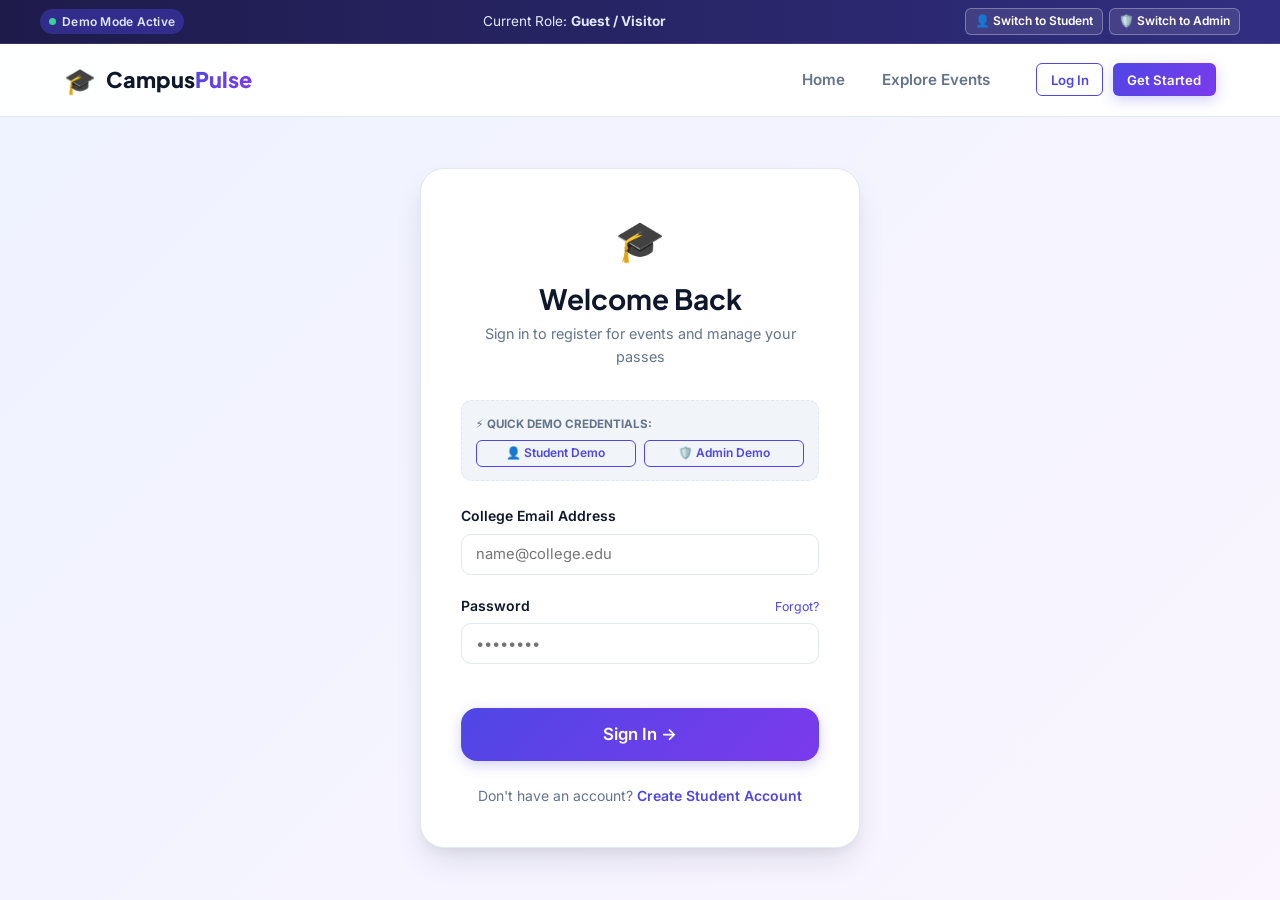
<file: html/admin-dashboard.html>
<!DOCTYPE html>
<html lang="en">
<head>
  <meta charset="UTF-8" />
  <meta name="viewport" content="width=device-width, initial-scale=1.0" />
  <title>Admin Dashboard | CampusPulse</title>
  <link rel="stylesheet" href="../css/style.css" />
  <link rel="stylesheet" href="../css/components.css" />
  <link rel="stylesheet" href="../css/dashboard.css" />
</head>
<body class="dashboard-page">

  <!-- Top Demo Bar -->
  <div class="demo-role-banner" id="demo-role-banner"></div>

  <!-- Navbar -->
  <header class="site-navbar" id="main-navbar"></header>

  <!-- Dashboard Layout -->
  <div class="dashboard-layout">
    
    <!-- Left Admin Sidebar -->
    <aside class="dashboard-sidebar">
      <div class="sidebar-user-card" id="sidebar-user-card">
        <!-- Rendered by js/admin-dashboard.js -->
      </div>

      <ul class="sidebar-menu">
        <li class="sidebar-menu-title">Admin Management</li>
        <li>
          <a href="admin-dashboard.html" class="sidebar-link active">
            <span class="sidebar-icon">📊</span> Overview & Stats
          </a>
        </li>
        <li>
          <a href="create-event.html" class="sidebar-link">
            <span class="sidebar-icon">➕</span> Create New Event
          </a>
        </li>
        <li>
          <a href="registrations.html" class="sidebar-link">
            <span class="sidebar-icon">👥</span> Student Registrations
          </a>
        </li>

        <li class="sidebar-menu-title" style="margin-top: 1rem;">Public Navigation</li>
        <li>
          <a href="events.html" class="sidebar-link">
            <span class="sidebar-icon">🔍</span> Explore Live Events
          </a>
        </li>
        <li>
          <a href="profile.html" class="sidebar-link">
            <span class="sidebar-icon">👤</span> Admin Profile
          </a>
        </li>
      </ul>

      <div class="sidebar-footer">
        <button class="btn btn-outline-danger btn-block btn-sm" onclick="window.auth.logout()">
          🚪 Sign Out
        </button>
      </div>
    </aside>

    <!-- Main Content Area -->
    <main class="dashboard-main">
      
      <div class="dashboard-header">
        <div class="dashboard-title">
          <h1>Admin Control Center</h1>
          <p class="text-muted">Oversee college events, seat capacities, attendee registrations, and campus engagement.</p>
        </div>
        <div class="dashboard-actions">
          <a href="create-event.html" class="btn btn-primary btn-sm">
            ➕ Add New Event
          </a>
          <a href="registrations.html" class="btn btn-outline-primary btn-sm">
            👥 View All Registrations
          </a>
        </div>
      </div>

      <!-- KPI Stat Cards -->
      <div class="stats-grid">
        <div class="stat-card">
          <div class="stat-content">
            <span class="stat-label">Total Events</span>
            <div class="stat-value" id="admin-stat-events">0</div>
            <span class="stat-sub">Across all categories</span>
          </div>
          <div class="stat-icon-wrap">📅</div>
        </div>

        <div class="stat-card stat-purple">
          <div class="stat-content">
            <span class="stat-label">Total Registrations</span>
            <div class="stat-value" id="admin-stat-registrations">0</div>
            <span class="stat-sub">Digital tickets issued</span>
          </div>
          <div class="stat-icon-wrap">🎟️</div>
        </div>

        <div class="stat-card stat-cyan">
          <div class="stat-content">
            <span class="stat-label">Active Students</span>
            <div class="stat-value" id="admin-stat-students">0</div>
            <span class="stat-sub">Registered student accounts</span>
          </div>
          <div class="stat-icon-wrap">🎓</div>
        </div>

        <div class="stat-card stat-emerald">
          <div class="stat-content">
            <span class="stat-label">Upcoming Events</span>
            <div class="stat-value" id="admin-stat-upcoming">0</div>
            <span class="stat-sub">Scheduled on calendar</span>
          </div>
          <div class="stat-icon-wrap">🚀</div>
        </div>
      </div>

      <!-- Events Management Table Card -->
      <div style="background: var(--bg-surface); padding: 1.75rem; border-radius: var(--radius-xl); border: 1px solid var(--border-color); box-shadow: var(--shadow-sm); margin-bottom: 2rem;">
        
        <div style="display: flex; justify-content: space-between; align-items: center; flex-wrap: wrap; gap: 1rem; margin-bottom: 1.5rem;">
          <div>
            <h3 style="font-size: 1.25rem; margin: 0;">College Events Roster</h3>
            <span class="badge badge-primary" id="admin-events-count" style="margin-top: 0.35rem;">Loading events...</span>
          </div>

          <div style="display: flex; gap: 0.75rem; align-items: center;">
            <div class="input-icon-wrap" style="width: 280px;">
              <span class="input-icon">🔍</span>
              <input type="text" id="admin-event-search" class="form-control" placeholder="Search events..." />
            </div>
            <a href="create-event.html" class="btn btn-primary btn-sm">
              + New Event
            </a>
          </div>
        </div>

        <div class="table-responsive">
          <table class="data-table">
            <thead>
              <tr>
                <th>Banner</th>
                <th>Event Title & Organizer</th>
                <th>Category</th>
                <th>Date & Time</th>
                <th>Capacity</th>
                <th>Status</th>
                <th>Actions</th>
              </tr>
            </thead>
            <tbody id="admin-events-tbody">
              <!-- Rendered by js/admin-dashboard.js -->
            </tbody>
          </table>
        </div>

      </div>

      <!-- Recent Registrations Activity -->
      <div style="background: var(--bg-surface); padding: 1.75rem; border-radius: var(--radius-xl); border: 1px solid var(--border-color); box-shadow: var(--shadow-sm);">
        <div style="display: flex; justify-content: space-between; align-items: center; margin-bottom: 1.25rem;">
          <div>
            <h3 style="font-size: 1.25rem; margin: 0;">Recent Student Registrations</h3>
            <p class="text-muted" style="margin: 0; font-size: 0.85rem;">Real-time feed of latest ticket bookings</p>
          </div>
          <a href="registrations.html" style="font-size: 0.85rem; font-weight: 600;">View Complete Roster &rarr;</a>
        </div>

        <div class="table-responsive">
          <table class="data-table">
            <thead>
              <tr>
                <th>Student</th>
                <th>Event Name</th>
                <th>Ticket Code</th>
                <th>Status</th>
              </tr>
            </thead>
            <tbody id="admin-recent-regs-tbody">
              <!-- Rendered by js/admin-dashboard.js -->
            </tbody>
          </table>
        </div>
      </div>

    </main>

  </div>

  <!-- Scripts -->
  <script src="../js/mock-data.js"></script>
  <script src="../js/api.js"></script>
  <script src="../js/auth.js"></script>
  <script src="../js/main.js"></script>
  <script src="../js/admin-dashboard.js"></script>
</body>
</html>
</file>
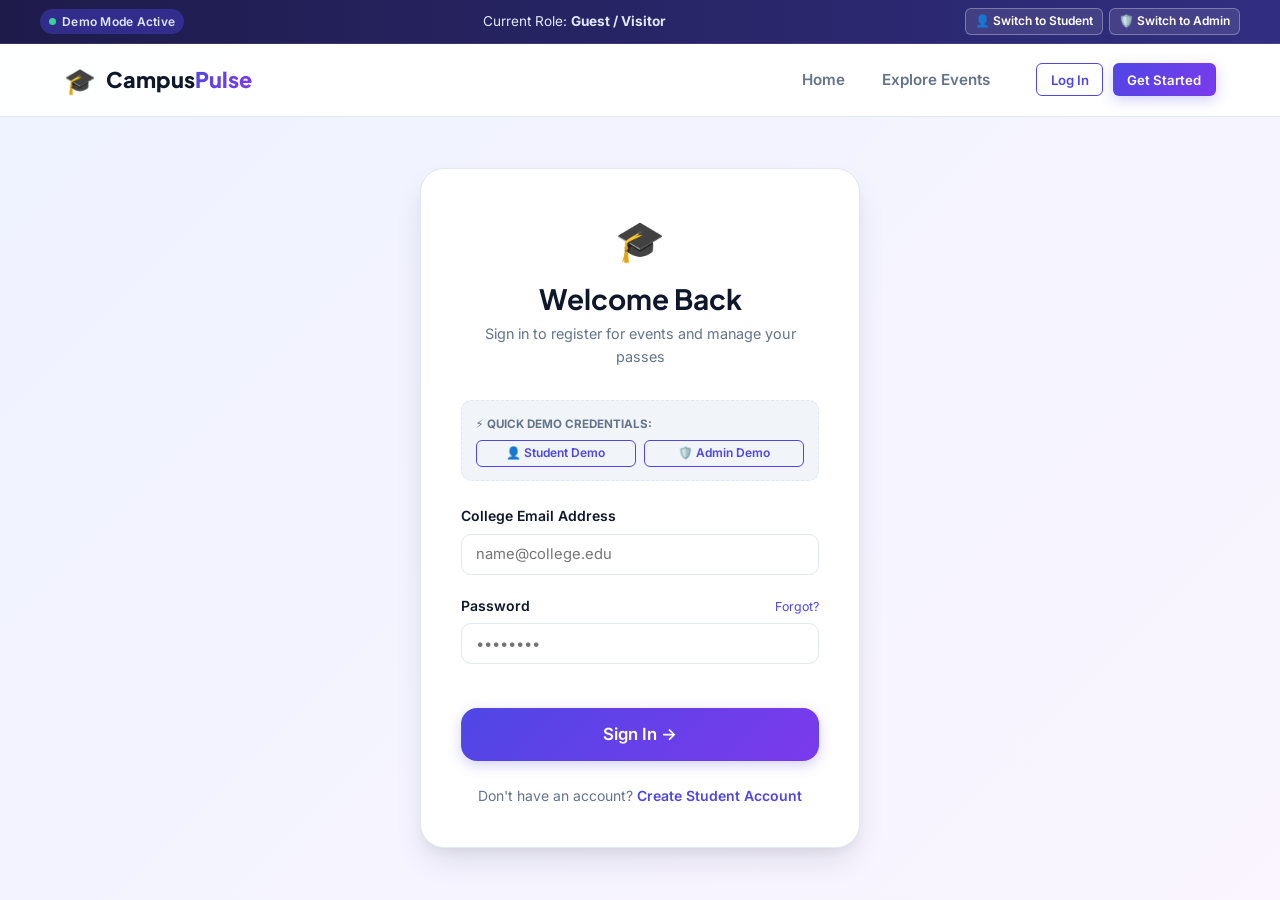
<file: html/create-event.html>
<!DOCTYPE html>
<html lang="en">
<head>
  <meta charset="UTF-8" />
  <meta name="viewport" content="width=device-width, initial-scale=1.0" />
  <title>Create / Edit Event | CampusPulse</title>
  <link rel="stylesheet" href="../css/style.css" />
  <link rel="stylesheet" href="../css/components.css" />
  <link rel="stylesheet" href="../css/dashboard.css" />
</head>
<body class="dashboard-page">

  <!-- Top Demo Bar -->
  <div class="demo-role-banner" id="demo-role-banner"></div>

  <!-- Navbar -->
  <header class="site-navbar" id="main-navbar"></header>

  <!-- Dashboard Layout -->
  <div class="dashboard-layout">
    
    <!-- Admin Sidebar -->
    <aside class="dashboard-sidebar">
      <div class="sidebar-user-card" id="sidebar-user-card">
        <!-- Rendered by js/create-event.js -->
      </div>

      <ul class="sidebar-menu">
        <li class="sidebar-menu-title">Admin Management</li>
        <li>
          <a href="admin-dashboard.html" class="sidebar-link">
            <span class="sidebar-icon">📊</span> Overview & Stats
          </a>
        </li>
        <li>
          <a href="create-event.html" class="sidebar-link active">
            <span class="sidebar-icon">➕</span> Create New Event
          </a>
        </li>
        <li>
          <a href="registrations.html" class="sidebar-link">
            <span class="sidebar-icon">👥</span> Student Registrations
          </a>
        </li>

        <li class="sidebar-menu-title" style="margin-top: 1rem;">Public Navigation</li>
        <li>
          <a href="events.html" class="sidebar-link">
            <span class="sidebar-icon">🔍</span> Explore Live Events
          </a>
        </li>
      </ul>

      <div class="sidebar-footer">
        <button class="btn btn-outline-danger btn-block btn-sm" onclick="window.auth.logout()">
          🚪 Sign Out
        </button>
      </div>
    </aside>

    <!-- Main Content Area -->
    <main class="dashboard-main">
      
      <div class="dashboard-header">
        <div class="dashboard-title">
          <h1 id="form-page-title">Create New College Event</h1>
          <p class="text-muted" id="form-page-subtitle">Publish a new hackathon, workshop, seminar, or cultural fest to the university portal.</p>
        </div>
        <div class="dashboard-actions">
          <a href="admin-dashboard.html" class="btn btn-outline-primary btn-sm">&larr; Back to Dashboard</a>
        </div>
      </div>

      <!-- Event Form Card -->
      <div style="background: var(--bg-surface); padding: 2.25rem; border-radius: var(--radius-xl); border: 1px solid var(--border-color); box-shadow: var(--shadow-sm); max-width: 960px;">
        
        <form id="event-form">
          
          <h3 style="font-size: 1.15rem; margin-bottom: 1.25rem; color: var(--primary);">1. General Event Information</h3>

          <div class="form-group">
            <label class="form-label" for="evt-title">Event Title *</label>
            <input type="text" id="evt-title" class="form-control" placeholder="e.g. CodeCraft 2026: 24h AI Hackathon" required />
          </div>

          <div class="grid grid-cols-3" style="gap: 1.25rem;">
            <div class="form-group">
              <label class="form-label" for="evt-category">Category *</label>
              <select id="evt-category" class="form-select" required>
                <option value="Technology">Technology</option>
                <option value="Cultural">Cultural</option>
                <option value="Workshop">Workshop</option>
                <option value="Seminar">Seminar</option>
                <option value="Sports">Sports</option>
                <option value="Career">Career</option>
              </select>
            </div>

            <div class="form-group">
              <label class="form-label" for="evt-date">Date *</label>
              <input type="date" id="evt-date" class="form-control" required />
            </div>

            <div class="form-group">
              <label class="form-label" for="evt-time">Time & Schedule *</label>
              <input type="text" id="evt-time" class="form-control" placeholder="10:00 AM - 04:00 PM" required />
            </div>
          </div>

          <div class="grid grid-cols-2" style="gap: 1.25rem;">
            <div class="form-group">
              <label class="form-label" for="evt-venue">Venue / Hall *</label>
              <input type="text" id="evt-venue" class="form-control" placeholder="e.g. Auditorium 2 or Tech Park Labs" required />
            </div>

            <div class="form-group">
              <label class="form-label" for="evt-organizer">Organizing Department / Club *</label>
              <input type="text" id="evt-organizer" class="form-control" placeholder="e.g. ACM Student Chapter & CSE Dept" required />
            </div>
          </div>

          <hr style="border: none; border-top: 1px solid var(--border-color); margin: 1.5rem 0;" />
          <h3 style="font-size: 1.15rem; margin-bottom: 1.25rem; color: var(--primary);">2. Coordination & Capacity</h3>

          <div class="grid grid-cols-2" style="gap: 1.25rem;">
            <div class="form-group">
              <label class="form-label" for="evt-coord-name">Faculty / Student Coordinator Name</label>
              <input type="text" id="evt-coord-name" class="form-control" placeholder="Prof. Rajesh Verma" />
            </div>

            <div class="form-group">
              <label class="form-label" for="evt-coord-email">Coordinator Contact Email</label>
              <input type="email" id="evt-coord-email" class="form-control" placeholder="events@college.edu" />
            </div>
          </div>

          <div class="grid grid-cols-3" style="gap: 1.25rem;">
            <div class="form-group">
              <label class="form-label" for="evt-seats">Total Seat Capacity *</label>
              <input type="number" id="evt-seats" class="form-control" min="1" max="5000" value="150" required />
            </div>

            <div class="form-group">
              <label class="form-label" for="evt-price">Price / Registration Fee</label>
              <input type="text" id="evt-price" class="form-control" value="Free" placeholder="Free or ₹100" />
            </div>

            <div class="form-group">
              <label class="form-label" for="evt-status">Event Status</label>
              <select id="evt-status" class="form-select">
                <option value="Upcoming">Upcoming</option>
                <option value="Ongoing">Ongoing</option>
                <option value="Completed">Completed</option>
                <option value="Cancelled">Cancelled</option>
              </select>
            </div>
          </div>

          <hr style="border: none; border-top: 1px solid var(--border-color); margin: 1.5rem 0;" />
          <h3 style="font-size: 1.15rem; margin-bottom: 1.25rem; color: var(--primary);">3. Cover Media & Descriptions</h3>

          <div class="form-group">
            <label class="form-label" for="evt-image">Cover Banner Image URL</label>
            <input type="url" id="evt-image" class="form-control" value="https://images.unsplash.com/photo-1540575467063-178a50c2df87?auto=format&fit=crop&w=1200&q=80" />
            
            <div style="display: flex; gap: 0.5rem; margin-top: 0.5rem; flex-wrap: wrap; align-items: center;">
              <small class="text-muted" style="margin-right: 0.25rem;">Sample Images:</small>
              <button type="button" class="btn btn-xs btn-outline-primary" onclick="setSampleImage('https://images.unsplash.com/photo-1504384308090-c894fdcc538d?auto=format&fit=crop&w=1200&q=80')">Hackathon</button>
              <button type="button" class="btn btn-xs btn-outline-primary" onclick="setSampleImage('https://images.unsplash.com/photo-1514525253161-7a46d19cd819?auto=format&fit=crop&w=1200&q=80')">Cultural Concert</button>
              <button type="button" class="btn btn-xs btn-outline-primary" onclick="setSampleImage('https://images.unsplash.com/photo-1618005182384-a83a8bd57fbe?auto=format&fit=crop&w=1200&q=80')">AI Bootcamp</button>
              <button type="button" class="btn btn-xs btn-outline-primary" onclick="setSampleImage('https://images.unsplash.com/photo-1461896836934-ffe607ba8211?auto=format&fit=crop&w=1200&q=80')">Sports</button>
            </div>

            <!-- Image Preview Box -->
            <div style="margin-top: 1rem; border-radius: var(--radius-md); overflow: hidden; height: 180px; border: 1px solid var(--border-color); background: var(--bg-subtle);">
              <img id="evt-image-preview" src="https://images.unsplash.com/photo-1540575467063-178a50c2df87?auto=format&fit=crop&w=1200&q=80" alt="Preview" style="width: 100%; height: 100%; object-fit: cover;" />
            </div>
          </div>

          <div class="form-group">
            <label class="form-label" for="evt-description">Detailed Description *</label>
            <textarea id="evt-description" class="form-textarea" rows="4" placeholder="Overview of the event, agenda, prizes, and key highlights..." required></textarea>
          </div>

          <div class="grid grid-cols-2" style="gap: 1.25rem;">
            <div class="form-group">
              <label class="form-label" for="evt-eligibility">Eligibility Criteria</label>
              <input type="text" id="evt-eligibility" class="form-control" placeholder="Open to all students or specific branches" />
            </div>

            <div class="form-group">
              <label class="form-label" for="evt-tags">Keywords / Tags (comma separated)</label>
              <input type="text" id="evt-tags" class="form-control" placeholder="Coding, AI, Hackathon, Cash Prizes" />
            </div>
          </div>

          <div class="form-group">
            <label class="form-label" for="evt-rules">Rules & Guidelines</label>
            <textarea id="evt-rules" class="form-textarea" rows="2" placeholder="Entry rules, team formation requirements, ID check requirements..."></textarea>
          </div>

          <!-- Buttons -->
          <div style="display: flex; justify-content: flex-end; gap: 1rem; margin-top: 2rem; padding-top: 1.5rem; border-top: 1px solid var(--border-color);">
            <a href="admin-dashboard.html" class="btn btn-outline-primary">Cancel</a>
            <button type="submit" class="btn btn-primary btn-lg" id="btn-submit-event">
              Publish Event &rarr;
            </button>
          </div>

        </form>

      </div>

    </main>

  </div>

  <!-- Scripts -->
  <script src="../js/mock-data.js"></script>
  <script src="../js/api.js"></script>
  <script src="../js/auth.js"></script>
  <script src="../js/main.js"></script>
  <script src="../js/create-event.js"></script>
</body>
</html>
</file>
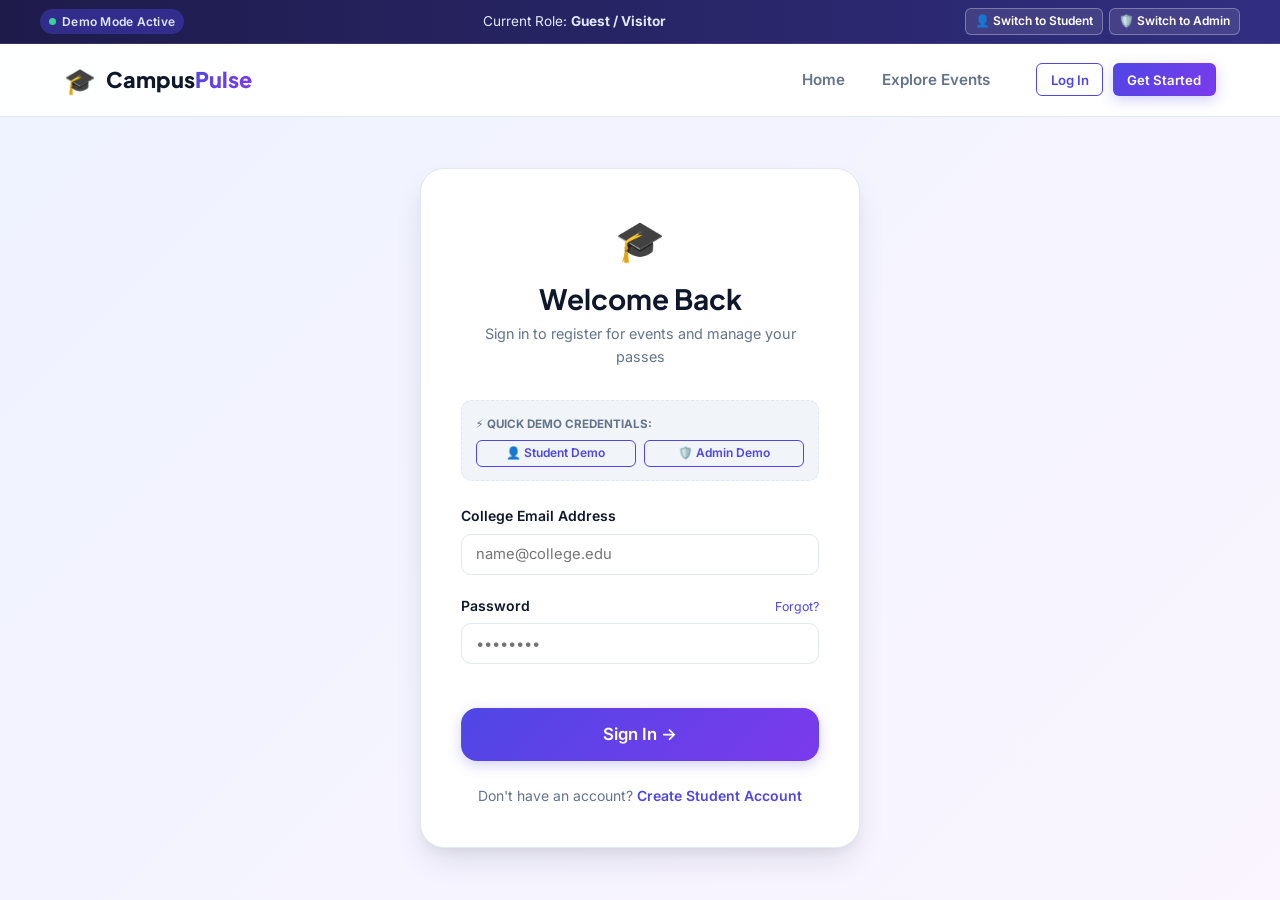
<file: html/login.html>
<!DOCTYPE html>
<html lang="en">
<head>
  <meta charset="UTF-8" />
  <meta name="viewport" content="width=device-width, initial-scale=1.0" />
  <title>Sign In | CampusPulse</title>
  <link rel="stylesheet" href="../css/style.css" />
  <link rel="stylesheet" href="../css/components.css" />
</head>
<body style="min-height: 100vh; display: flex; flex-direction: column; background: linear-gradient(135deg, #EEF2FF 0%, #FAF5FF 100%);">

  <!-- Top Demo Bar -->
  <div class="demo-role-banner" id="demo-role-banner"></div>

  <!-- Navbar -->
  <header class="site-navbar" id="main-navbar"></header>

  <!-- Login Main Container -->
  <main class="main-content" style="display: flex; align-items: center; justify-content: center; padding: 3rem 1.5rem;">
    <div style="max-width: 440px; width: 100%; background: var(--bg-surface); padding: 2.5rem; border-radius: var(--radius-xl); border: 1px solid var(--border-color); box-shadow: var(--shadow-lg);">
      
      <div class="text-center" style="margin-bottom: 2rem;">
        <span style="font-size: 2.5rem; display: inline-block; margin-bottom: 0.5rem;">🎓</span>
        <h2 style="font-size: 1.75rem; margin-bottom: 0.35rem;">Welcome Back</h2>
        <p style="color: var(--text-muted); font-size: 0.9rem;">Sign in to register for events and manage your passes</p>
      </div>

      <!-- Quick Demo Account Fillers -->
      <div style="background: var(--bg-subtle); padding: 0.85rem; border-radius: var(--radius-md); margin-bottom: 1.5rem; border: 1px dashed var(--border-color);">
        <small style="display: block; font-weight: 700; color: var(--text-muted); margin-bottom: 0.4rem; text-transform: uppercase; font-size: 0.725rem;">
          ⚡ Quick Demo Credentials:
        </small>
        <div style="display: flex; gap: 0.5rem;">
          <button type="button" class="btn btn-xs btn-outline-primary" style="flex: 1;" onclick="fillDemo('student')">
            👤 Student Demo
          </button>
          <button type="button" class="btn btn-xs btn-outline-primary" style="flex: 1;" onclick="fillDemo('admin')">
            🛡️ Admin Demo
          </button>
        </div>
      </div>

      <!-- Login Form -->
      <form id="login-form">
        <div class="form-group">
          <label class="form-label" for="login-email">College Email Address</label>
          <input type="email" id="login-email" class="form-control" placeholder="name@college.edu" required />
        </div>

        <div class="form-group">
          <div style="display: flex; justify-content: space-between; align-items: baseline; margin-bottom: 0.4rem;">
            <label class="form-label" for="login-password" style="margin-bottom: 0;">Password</label>
            <a href="javascript:void(0)" onclick="window.main.showToast('Demo passwords: student or admin', 'info')" style="font-size: 0.775rem;">Forgot?</a>
          </div>
          <input type="password" id="login-password" class="form-control" placeholder="••••••••" required />
        </div>

        <button type="submit" class="btn btn-primary btn-block btn-lg" id="btn-login-submit" style="margin-top: 1.5rem;">
          Sign In &rarr;
        </button>
      </form>

      <div class="text-center" style="margin-top: 1.5rem; font-size: 0.875rem; color: var(--text-muted);">
        Don't have an account? <a href="register.html" style="font-weight: 600;">Create Student Account</a>
      </div>

    </div>
  </main>

  <!-- Scripts -->
  <script src="../js/mock-data.js"></script>
  <script src="../js/api.js"></script>
  <script src="../js/auth.js"></script>
  <script src="../js/main.js"></script>
  <script>
    function fillDemo(role) {
      if (role === 'admin') {
        document.getElementById('login-email').value = 'admin@college.edu';
        document.getElementById('login-password').value = 'admin';
      } else {
        document.getElementById('login-email').value = 'student@college.edu';
        document.getElementById('login-password').value = 'student';
      }
      window.main.showToast(`Pre-filled credentials for ${role}`, 'info');
    }

    document.getElementById('login-form').addEventListener('submit', async (e) => {
      e.preventDefault();
      const email = document.getElementById('login-email').value.trim();
      const password = document.getElementById('login-password').value;
      const btn = document.getElementById('btn-login-submit');

      btn.disabled = true;
      btn.textContent = 'Verifying credentials...';

      try {
        const res = await window.auth.login(email, password);
        window.main.showToast(`Welcome back, ${res.user.name}!`, 'success');

        const redirect = sessionStorage.getItem('redirect_after_login');
        sessionStorage.removeItem('redirect_after_login');

        setTimeout(() => {
          if (redirect) {
            window.location.href = redirect;
          } else if (res.user.role === 'admin') {
            window.location.href = 'admin-dashboard.html';
          } else {
            window.location.href = 'student-dashboard.html';
          }
        }, 500);
      } catch (err) {
        window.main.showToast(err.message, 'error');
        btn.disabled = false;
        btn.textContent = 'Sign In →';
      }
    });
  </script>
</body>
</html>
</file>
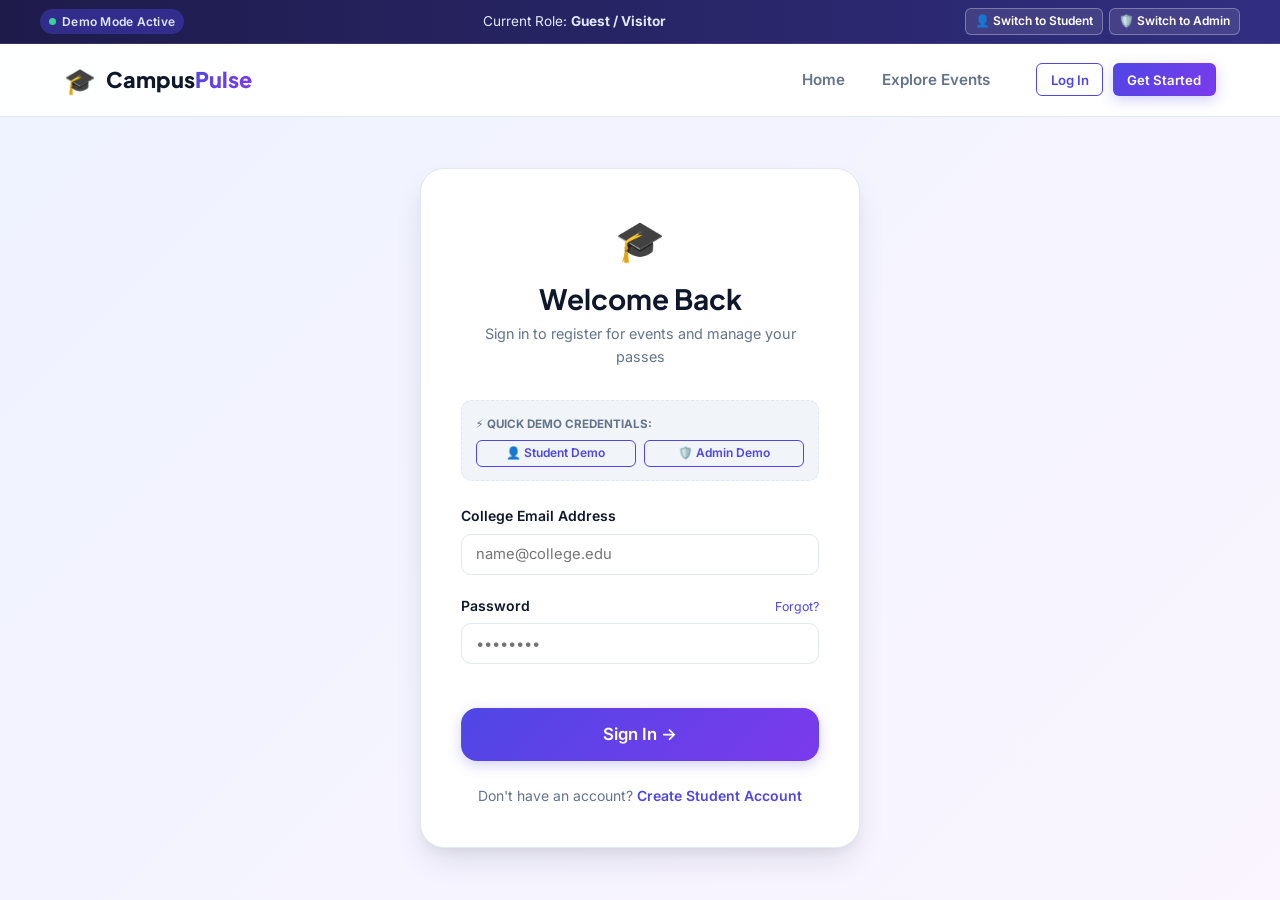
<file: html/my-events.html>
<!DOCTYPE html>
<html lang="en">
<head>
  <meta charset="UTF-8" />
  <meta name="viewport" content="width=device-width, initial-scale=1.0" />
  <title>My Registered Events | CampusPulse</title>
  <link rel="stylesheet" href="../css/style.css" />
  <link rel="stylesheet" href="../css/components.css" />
  <link rel="stylesheet" href="../css/dashboard.css" />
</head>
<body class="dashboard-page">

  <!-- Top Demo Bar -->
  <div class="demo-role-banner" id="demo-role-banner"></div>

  <!-- Navbar -->
  <header class="site-navbar" id="main-navbar"></header>

  <!-- Dashboard Layout -->
  <div class="dashboard-layout">
    
    <!-- Sidebar -->
    <aside class="dashboard-sidebar">
      <div class="sidebar-user-card" id="sidebar-user-card">
        <!-- Loaded by js/my-events.js -->
      </div>

      <ul class="sidebar-menu">
        <li class="sidebar-menu-title">Main Portal</li>
        <li>
          <a href="student-dashboard.html" class="sidebar-link">
            <span class="sidebar-icon">📊</span> Overview
          </a>
        </li>
        <li>
          <a href="my-events.html" class="sidebar-link active">
            <span class="sidebar-icon">🎟️</span> My Registered Events
          </a>
        </li>
        <li>
          <a href="profile.html" class="sidebar-link">
            <span class="sidebar-icon">👤</span> My Profile
          </a>
        </li>

        <li class="sidebar-menu-title" style="margin-top: 1rem;">Discover</li>
        <li>
          <a href="events.html" class="sidebar-link">
            <span class="sidebar-icon">🔍</span> Explore All Events
          </a>
        </li>
      </ul>

      <div class="sidebar-footer">
        <button class="btn btn-outline-danger btn-block btn-sm" onclick="window.auth.logout()">
          🚪 Sign Out
        </button>
      </div>
    </aside>

    <!-- Main Content Area -->
    <main class="dashboard-main">
      
      <div class="dashboard-header">
        <div class="dashboard-title">
          <h1>My Registered Events</h1>
          <p class="text-muted">Digital admission passes and verification QR codes for registered university events.</p>
        </div>
        <div class="dashboard-actions">
          <span class="badge badge-primary" id="my-events-count" style="font-size: 0.85rem; padding: 0.4rem 0.85rem;">
            Loading tickets...
          </span>
          <a href="events.html" class="btn btn-primary btn-sm">
            ➕ Register More
          </a>
        </div>
      </div>

      <!-- Tickets Container -->
      <div id="my-events-container">
        <!-- Rendered by js/my-events.js -->
        <div class="empty-state">
          <span class="empty-state-icon">⏳</span>
          <h3>Loading your event passes...</h3>
        </div>
      </div>

    </main>

  </div>

  <!-- Scripts -->
  <script src="../js/mock-data.js"></script>
  <script src="../js/api.js"></script>
  <script src="../js/auth.js"></script>
  <script src="../js/main.js"></script>
  <script src="../js/my-events.js"></script>
</body>
</html>
</file>
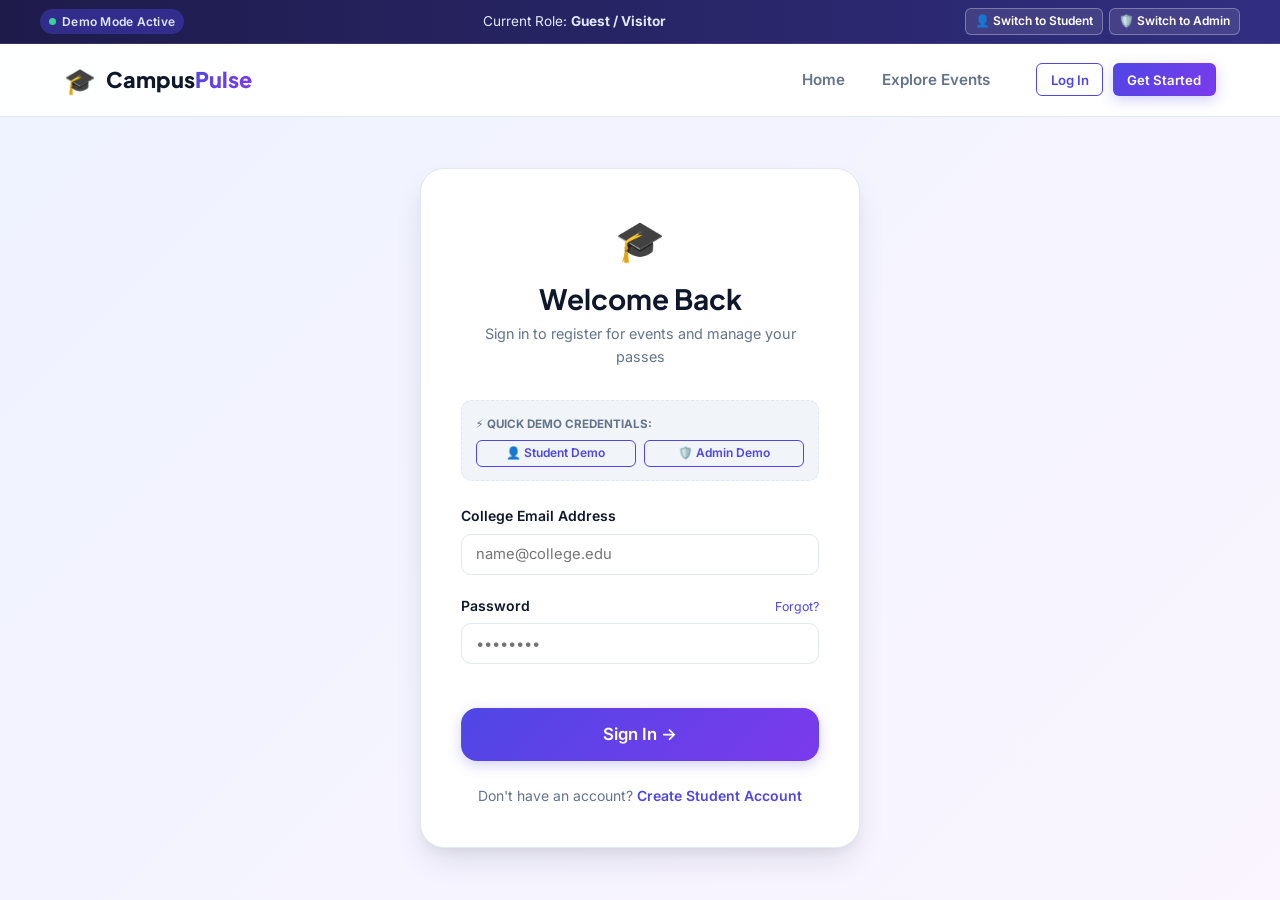
<file: html/profile.html>
<!DOCTYPE html>
<html lang="en">
<head>
  <meta charset="UTF-8" />
  <meta name="viewport" content="width=device-width, initial-scale=1.0" />
  <title>Student Profile | CampusPulse</title>
  <link rel="stylesheet" href="../css/style.css" />
  <link rel="stylesheet" href="../css/components.css" />
  <link rel="stylesheet" href="../css/dashboard.css" />
</head>
<body class="dashboard-page">

  <!-- Top Demo Bar -->
  <div class="demo-role-banner" id="demo-role-banner"></div>

  <!-- Navbar -->
  <header class="site-navbar" id="main-navbar"></header>

  <!-- Profile Layout -->
  <main class="main-content section-spacer">
    <div class="container" style="max-width: 860px;">
      
      <!-- Profile Header Card -->
      <div style="background: var(--bg-surface); border: 1px solid var(--border-color); border-radius: var(--radius-xl); padding: 2rem; box-shadow: var(--shadow-sm); display: flex; align-items: center; gap: 2rem; margin-bottom: 2rem; flex-wrap: wrap;">
        <div style="position: relative;">
          <img id="profile-avatar-preview" src="https://images.unsplash.com/photo-1534528741775-53994a69daeb?auto=format&fit=crop&w=300&q=80" alt="Avatar" style="width: 100px; height: 100px; border-radius: 50%; object-fit: cover; border: 4px solid var(--primary-light);" />
        </div>

        <div>
          <h2 id="profile-display-name" style="margin-bottom: 0.25rem;">Loading user...</h2>
          <p id="profile-display-role" class="text-muted" style="margin-bottom: 0.75rem; font-size: 0.95rem; font-weight: 600;">Student</p>
          
          <div style="display: flex; gap: 0.5rem; flex-wrap: wrap;">
            <button type="button" class="btn btn-xs btn-outline-primary" onclick="selectPresetAvatar('https://images.unsplash.com/photo-1539571696357-5a69c17a67c6?auto=format&fit=crop&w=300&q=80')">Avatar 1</button>
            <button type="button" class="btn btn-xs btn-outline-primary" onclick="selectPresetAvatar('https://images.unsplash.com/photo-1494790108377-be9c29b29330?auto=format&fit=crop&w=300&q=80')">Avatar 2</button>
            <button type="button" class="btn btn-xs btn-outline-primary" onclick="selectPresetAvatar('https://images.unsplash.com/photo-1507003211169-0a1dd7228f2d?auto=format&fit=crop&w=300&q=80')">Avatar 3</button>
            <button type="button" class="btn btn-xs btn-outline-primary" onclick="selectPresetAvatar('https://images.unsplash.com/photo-1534528741775-53994a69daeb?auto=format&fit=crop&w=300&q=80')">Avatar 4</button>
          </div>
        </div>
      </div>

      <!-- Edit Form Card -->
      <div style="background: var(--bg-surface); border: 1px solid var(--border-color); border-radius: var(--radius-xl); padding: 2.25rem; box-shadow: var(--shadow-sm);">
        <h3 style="font-size: 1.35rem; margin-bottom: 1.5rem; padding-bottom: 0.75rem; border-bottom: 1px solid var(--border-color);">
          Edit Profile Information
        </h3>

        <form id="profile-edit-form">
          <div class="grid grid-cols-2" style="gap: 1.25rem;">
            <div class="form-group">
              <label class="form-label" for="prof-name">Full Name</label>
              <input type="text" id="prof-name" class="form-control" required />
            </div>

            <div class="form-group">
              <label class="form-label" for="prof-email">College Email (Primary Key)</label>
              <input type="email" id="prof-email" class="form-control" readonly style="background: var(--bg-subtle);" />
            </div>
          </div>

          <div class="grid grid-cols-2" style="gap: 1.25rem;">
            <div class="form-group">
              <label class="form-label" for="prof-roll">Roll / Registration Number</label>
              <input type="text" id="prof-roll" class="form-control" placeholder="2024CS1082" />
            </div>

            <div class="form-group">
              <label class="form-label" for="prof-dept">Department</label>
              <input type="text" id="prof-dept" class="form-control" placeholder="Computer Science & Engineering" />
            </div>
          </div>

          <div class="grid grid-cols-2" style="gap: 1.25rem;">
            <div class="form-group">
              <label class="form-label" for="prof-year">Academic Year</label>
              <select id="prof-year" class="form-select">
                <option value="1st Year">1st Year</option>
                <option value="2nd Year">2nd Year</option>
                <option value="3rd Year">3rd Year</option>
                <option value="4th Year">4th Year</option>
                <option value="Postgraduate">Postgraduate</option>
              </select>
            </div>

            <div class="form-group">
              <label class="form-label" for="prof-phone">Phone Number</label>
              <input type="tel" id="prof-phone" class="form-control" placeholder="+91 91234 56789" />
            </div>
          </div>

          <div class="form-group">
            <label class="form-label" for="prof-avatar-url">Avatar Image URL</label>
            <input type="url" id="prof-avatar-url" class="form-control" placeholder="https://..." />
            <span class="form-hint">Paste an image link or click any of the avatar presets above.</span>
          </div>

          <div class="form-group">
            <label class="form-label" for="prof-bio">Short Bio & Interests</label>
            <textarea id="prof-bio" class="form-textarea" rows="3" placeholder="Tell organizers and fellow students about your technical and cultural interests..."></textarea>
          </div>

          <div style="display: flex; justify-content: flex-end; gap: 1rem; margin-top: 1.5rem;">
            <a href="student-dashboard.html" class="btn btn-outline-primary">Back to Dashboard</a>
            <button type="submit" class="btn btn-primary" id="btn-save-profile">
              Save Changes
            </button>
          </div>
        </form>
      </div>

    </div>
  </main>

  <!-- Footer -->
  <footer class="site-footer">
    <div class="container">
      <div class="footer-bottom" style="border: none; padding-top: 0;">
        <div>&copy; 2026 CampusPulse Event Management System.</div>
        <div>All rights reserved.</div>
      </div>
    </div>
  </footer>

  <!-- Scripts -->
  <script src="../js/mock-data.js"></script>
  <script src="../js/api.js"></script>
  <script src="../js/auth.js"></script>
  <script src="../js/main.js"></script>
  <script src="../js/profile.js"></script>
</body>
</html>
</file>
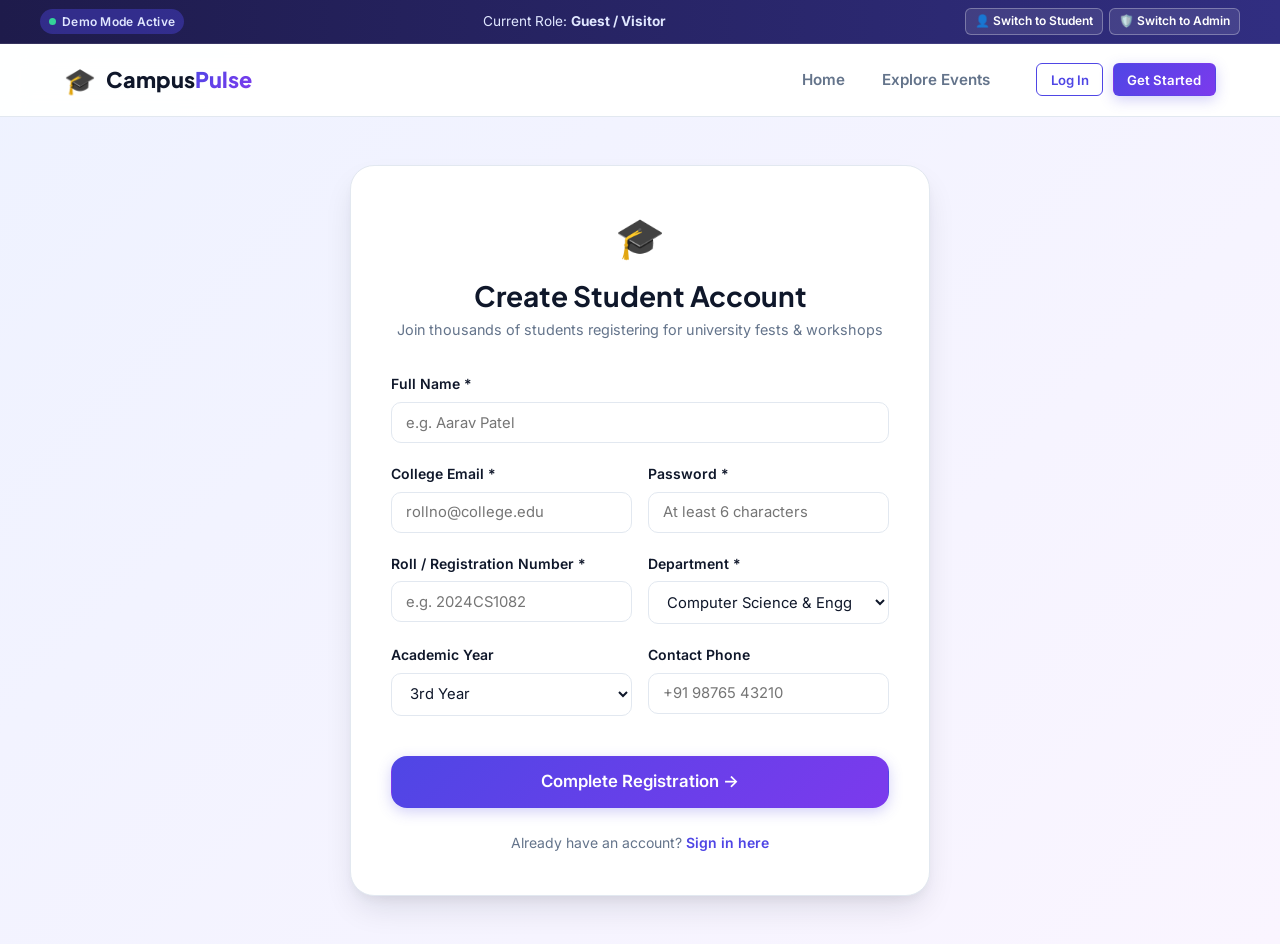
<file: html/register.html>
<!DOCTYPE html>
<html lang="en">
<head>
  <meta charset="UTF-8" />
  <meta name="viewport" content="width=device-width, initial-scale=1.0" />
  <title>Register Student Account | CampusPulse</title>
  <link rel="stylesheet" href="../css/style.css" />
  <link rel="stylesheet" href="../css/components.css" />
</head>
<body style="min-height: 100vh; display: flex; flex-direction: column; background: linear-gradient(135deg, #EEF2FF 0%, #FAF5FF 100%);">

  <!-- Top Demo Bar -->
  <div class="demo-role-banner" id="demo-role-banner"></div>

  <!-- Navbar -->
  <header class="site-navbar" id="main-navbar"></header>

  <!-- Register Form Container -->
  <main class="main-content" style="display: flex; align-items: center; justify-content: center; padding: 3rem 1.5rem;">
    <div style="max-width: 580px; width: 100%; background: var(--bg-surface); padding: 2.5rem; border-radius: var(--radius-xl); border: 1px solid var(--border-color); box-shadow: var(--shadow-lg);">
      
      <div class="text-center" style="margin-bottom: 2rem;">
        <span style="font-size: 2.5rem; display: inline-block; margin-bottom: 0.5rem;">🎓</span>
        <h2 style="font-size: 1.75rem; margin-bottom: 0.35rem;">Create Student Account</h2>
        <p style="color: var(--text-muted); font-size: 0.9rem;">Join thousands of students registering for university fests & workshops</p>
      </div>

      <form id="register-form">
        <div class="form-group">
          <label class="form-label" for="reg-name">Full Name *</label>
          <input type="text" id="reg-name" class="form-control" placeholder="e.g. Aarav Patel" required />
        </div>

        <div class="grid grid-cols-2" style="gap: 1rem;">
          <div class="form-group">
            <label class="form-label" for="reg-email">College Email *</label>
            <input type="email" id="reg-email" class="form-control" placeholder="rollno@college.edu" required />
          </div>
          <div class="form-group">
            <label class="form-label" for="reg-password">Password *</label>
            <input type="password" id="reg-password" class="form-control" placeholder="At least 6 characters" minlength="4" required />
          </div>
        </div>

        <div class="grid grid-cols-2" style="gap: 1rem;">
          <div class="form-group">
            <label class="form-label" for="reg-roll">Roll / Registration Number *</label>
            <input type="text" id="reg-roll" class="form-control" placeholder="e.g. 2024CS1082" required />
          </div>
          <div class="form-group">
            <label class="form-label" for="reg-dept">Department *</label>
            <select id="reg-dept" class="form-select" required>
              <option value="Computer Science & Engineering">Computer Science & Engg</option>
              <option value="Information Technology">Information Technology</option>
              <option value="Electronics & Communication">Electronics & Communication</option>
              <option value="Mechanical Engineering">Mechanical Engineering</option>
              <option value="Civil Engineering">Civil Engineering</option>
              <option value="Biotechnology">Biotechnology</option>
              <option value="Business & Management">Business & Management</option>
            </select>
          </div>
        </div>

        <div class="grid grid-cols-2" style="gap: 1rem;">
          <div class="form-group">
            <label class="form-label" for="reg-year">Academic Year</label>
            <select id="reg-year" class="form-select">
              <option value="1st Year">1st Year</option>
              <option value="2nd Year">2nd Year</option>
              <option value="3rd Year" selected>3rd Year</option>
              <option value="4th Year">4th Year</option>
              <option value="Postgraduate">Postgraduate</option>
            </select>
          </div>
          <div class="form-group">
            <label class="form-label" for="reg-phone">Contact Phone</label>
            <input type="tel" id="reg-phone" class="form-control" placeholder="+91 98765 43210" />
          </div>
        </div>

        <button type="submit" class="btn btn-primary btn-block btn-lg" id="btn-register-submit" style="margin-top: 1.25rem;">
          Complete Registration &rarr;
        </button>
      </form>

      <div class="text-center" style="margin-top: 1.5rem; font-size: 0.875rem; color: var(--text-muted);">
        Already have an account? <a href="login.html" style="font-weight: 600;">Sign in here</a>
      </div>

    </div>
  </main>

  <!-- Scripts -->
  <script src="../js/mock-data.js"></script>
  <script src="../js/api.js"></script>
  <script src="../js/auth.js"></script>
  <script src="../js/main.js"></script>
  <script>
    document.getElementById('register-form').addEventListener('submit', async (e) => {
      e.preventDefault();
      const btn = document.getElementById('btn-register-submit');
      btn.disabled = true;
      btn.textContent = 'Creating account...';

      const userData = {
        name: document.getElementById('reg-name').value.trim(),
        email: document.getElementById('reg-email').value.trim(),
        password: document.getElementById('reg-password').value,
        rollNumber: document.getElementById('reg-roll').value.trim(),
        department: document.getElementById('reg-dept').value,
        year: document.getElementById('reg-year').value,
        phone: document.getElementById('reg-phone').value.trim(),
        role: 'student'
      };

      try {
        await window.auth.register(userData);
        window.main.showToast('Account registered successfully! Welcome to CampusPulse.', 'success');
        setTimeout(() => {
          window.location.href = 'student-dashboard.html';
        }, 600);
      } catch (err) {
        window.main.showToast(err.message, 'error');
        btn.disabled = false;
        btn.textContent = 'Complete Registration →';
      }
    });
  </script>
</body>
</html>
</file>
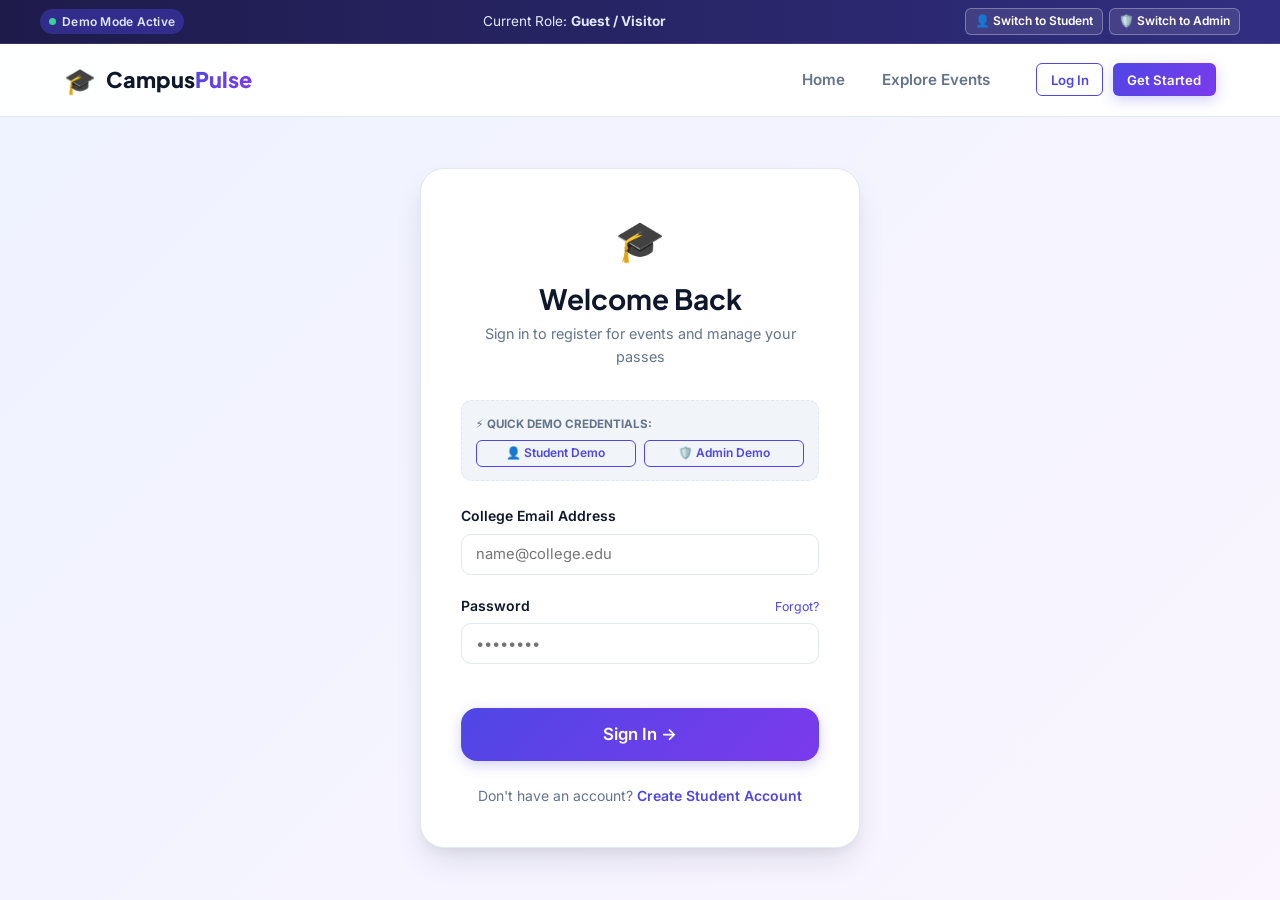
<file: html/registrations.html>
<!DOCTYPE html>
<html lang="en">
<head>
  <meta charset="UTF-8" />
  <meta name="viewport" content="width=device-width, initial-scale=1.0" />
  <title>Student Registrations | CampusPulse</title>
  <link rel="stylesheet" href="../css/style.css" />
  <link rel="stylesheet" href="../css/components.css" />
  <link rel="stylesheet" href="../css/dashboard.css" />
</head>
<body class="dashboard-page">

  <!-- Top Demo Bar -->
  <div class="demo-role-banner" id="demo-role-banner"></div>

  <!-- Navbar -->
  <header class="site-navbar" id="main-navbar"></header>

  <!-- Dashboard Layout -->
  <div class="dashboard-layout">
    
    <!-- Admin Sidebar -->
    <aside class="dashboard-sidebar">
      <div class="sidebar-user-card" id="sidebar-user-card">
        <!-- Rendered by js/registrations.js -->
      </div>

      <ul class="sidebar-menu">
        <li class="sidebar-menu-title">Admin Management</li>
        <li>
          <a href="admin-dashboard.html" class="sidebar-link">
            <span class="sidebar-icon">📊</span> Overview & Stats
          </a>
        </li>
        <li>
          <a href="create-event.html" class="sidebar-link">
            <span class="sidebar-icon">➕</span> Create New Event
          </a>
        </li>
        <li>
          <a href="registrations.html" class="sidebar-link active">
            <span class="sidebar-icon">👥</span> Student Registrations
          </a>
        </li>

        <li class="sidebar-menu-title" style="margin-top: 1rem;">Public Navigation</li>
        <li>
          <a href="events.html" class="sidebar-link">
            <span class="sidebar-icon">🔍</span> Explore Live Events
          </a>
        </li>
      </ul>

      <div class="sidebar-footer">
        <button class="btn btn-outline-danger btn-block btn-sm" onclick="window.auth.logout()">
          🚪 Sign Out
        </button>
      </div>
    </aside>

    <!-- Main Content Area -->
    <main class="dashboard-main">
      
      <div class="dashboard-header">
        <div class="dashboard-title">
          <h1>Student Registrations & Gate Attendance</h1>
          <p class="text-muted">Manage all student enrollments, verify ticket passes, update attendance, and export rosters.</p>
        </div>
        <div class="dashboard-actions">
          <button class="btn btn-outline-primary btn-sm" onclick="exportRegistrationsCsv()">
            📥 Export to CSV
          </button>
        </div>
      </div>

      <!-- Filters & Search Controls Card -->
      <div style="background: var(--bg-surface); padding: 1.5rem; border-radius: var(--radius-xl); border: 1px solid var(--border-color); box-shadow: var(--shadow-sm); margin-bottom: 1.75rem;">
        
        <div style="display: grid; grid-template-columns: 2fr 1.2fr 1fr; gap: 1rem; align-items: center;">
          
          <div class="input-icon-wrap">
            <span class="input-icon">🔍</span>
            <input type="text" id="reg-search-input" class="form-control" placeholder="Search student name, email, roll no, or ticket code..." />
          </div>

          <div>
            <select id="reg-filter-event" class="form-select">
              <option value="all">All Events (Entire Campus)</option>
            </select>
          </div>

          <div>
            <select id="reg-filter-status" class="form-select">
              <option value="all">All Statuses</option>
              <option value="Confirmed">Confirmed</option>
              <option value="Pending">Pending</option>
              <option value="Attended">Attended</option>
              <option value="Cancelled">Cancelled</option>
            </select>
          </div>

        </div>

      </div>

      <!-- Registrations Data Table -->
      <div style="background: var(--bg-surface); padding: 1.75rem; border-radius: var(--radius-xl); border: 1px solid var(--border-color); box-shadow: var(--shadow-sm);">
        
        <div style="display: flex; justify-content: space-between; align-items: center; margin-bottom: 1.25rem;">
          <h3 style="font-size: 1.15rem; margin: 0;">Enrolled Students</h3>
          <span class="badge badge-primary" id="reg-count-badge">Loading registrations...</span>
        </div>

        <div class="table-responsive">
          <table class="data-table">
            <thead>
              <tr>
                <th>Ticket Code</th>
                <th>Student Information</th>
                <th>Roll No & Dept</th>
                <th>Event Title</th>
                <th>Registered Date</th>
                <th>Status</th>
                <th>Action</th>
              </tr>
            </thead>
            <tbody id="registrations-tbody">
              <!-- Rendered by js/registrations.js -->
            </tbody>
          </table>
        </div>

      </div>

    </main>

  </div>

  <!-- Scripts -->
  <script src="../js/mock-data.js"></script>
  <script src="../js/api.js"></script>
  <script src="../js/auth.js"></script>
  <script src="../js/main.js"></script>
  <script src="../js/registrations.js"></script>
</body>
</html>
</file>
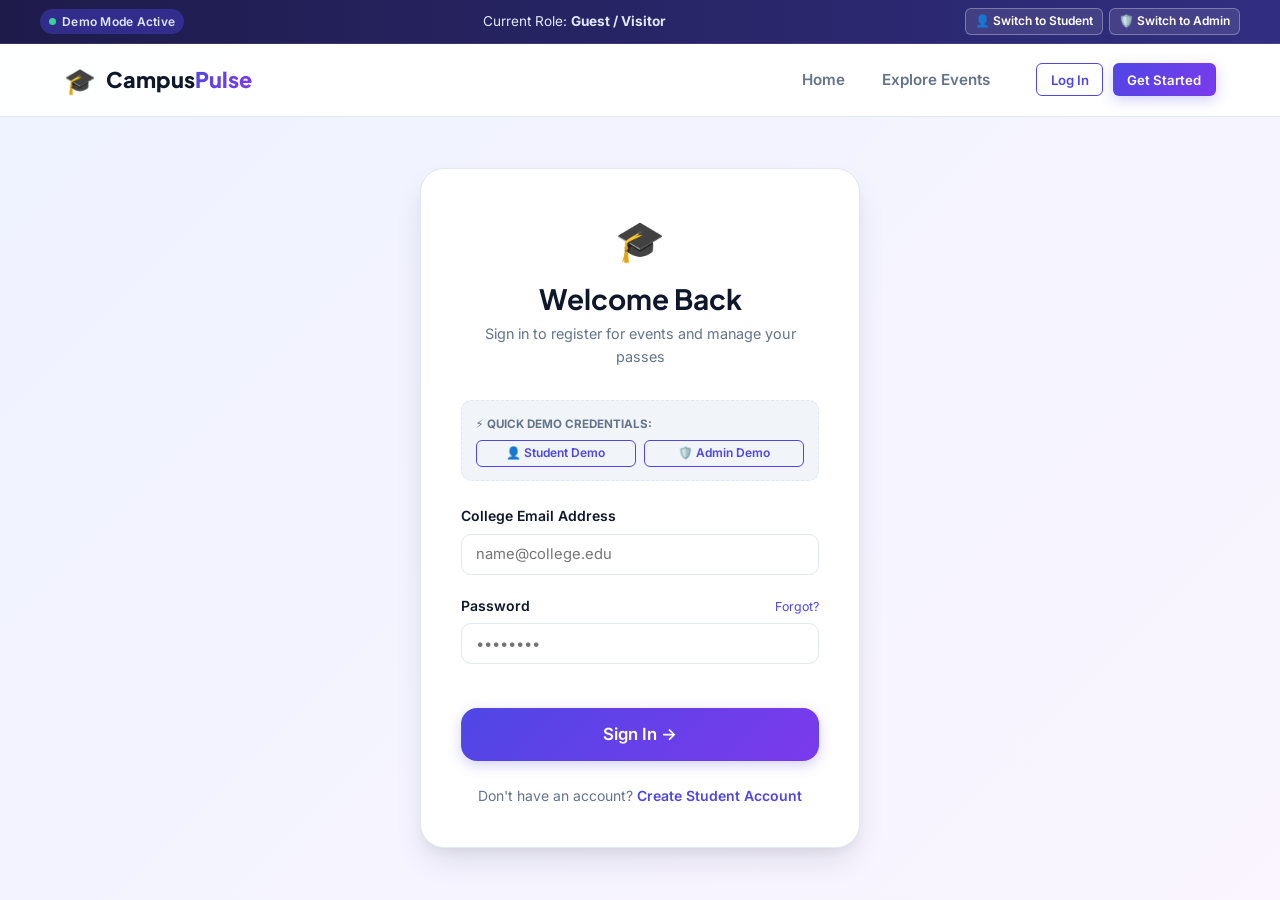
<file: html/student-dashboard.html>
<!DOCTYPE html>
<html lang="en">
<head>
  <meta charset="UTF-8" />
  <meta name="viewport" content="width=device-width, initial-scale=1.0" />
  <title>Student Dashboard | CampusPulse</title>
  <link rel="stylesheet" href="../css/style.css" />
  <link rel="stylesheet" href="../css/components.css" />
  <link rel="stylesheet" href="../css/dashboard.css" />
</head>
<body class="dashboard-page">

  <!-- Top Demo Bar -->
  <div class="demo-role-banner" id="demo-role-banner"></div>

  <!-- Navbar -->
  <header class="site-navbar" id="main-navbar"></header>

  <!-- Dashboard Layout -->
  <div class="dashboard-layout">
    
    <!-- Left Sidebar -->
    <aside class="dashboard-sidebar">
      <div class="sidebar-user-card" id="sidebar-user-card">
        <!-- Rendered by js/student-dashboard.js -->
      </div>

      <ul class="sidebar-menu">
        <li class="sidebar-menu-title">Main Portal</li>
        <li>
          <a href="student-dashboard.html" class="sidebar-link active">
            <span class="sidebar-icon">📊</span> Overview
          </a>
        </li>
        <li>
          <a href="my-events.html" class="sidebar-link">
            <span class="sidebar-icon">🎟️</span> My Registered Events
          </a>
        </li>
        <li>
          <a href="profile.html" class="sidebar-link">
            <span class="sidebar-icon">👤</span> My Profile
          </a>
        </li>

        <li class="sidebar-menu-title" style="margin-top: 1rem;">Discover</li>
        <li>
          <a href="events.html" class="sidebar-link">
            <span class="sidebar-icon">🔍</span> Explore All Events
          </a>
        </li>
      </ul>

      <div class="sidebar-footer">
        <button class="btn btn-outline-danger btn-block btn-sm" onclick="window.auth.logout()">
          🚪 Sign Out
        </button>
      </div>
    </aside>

    <!-- Main Content -->
    <main class="dashboard-main">
      
      <div class="dashboard-header">
        <div class="dashboard-title">
          <h1>Student Dashboard</h1>
          <p class="text-muted">Track your registered university events, upcoming passes, and campus activities.</p>
        </div>
        <div class="dashboard-actions">
          <a href="events.html" class="btn btn-primary btn-sm">
            ➕ Register for Events
          </a>
        </div>
      </div>

      <!-- KPI Stat Cards -->
      <div class="stats-grid">
        <div class="stat-card stat-purple">
          <div class="stat-content">
            <span class="stat-label">Registered Events</span>
            <div class="stat-value" id="stat-total-registered">0</div>
            <span class="stat-sub">Confirmed registrations</span>
          </div>
          <div class="stat-icon-wrap">🎟️</div>
        </div>

        <div class="stat-card stat-cyan">
          <div class="stat-content">
            <span class="stat-label">Upcoming Events</span>
            <div class="stat-value" id="stat-upcoming">0</div>
            <span class="stat-sub">Scheduled on calendar</span>
          </div>
          <div class="stat-icon-wrap">📅</div>
        </div>

        <div class="stat-card stat-emerald">
          <div class="stat-content">
            <span class="stat-label">Completed / Attended</span>
            <div class="stat-value" id="stat-completed">0</div>
            <span class="stat-sub">Past event participations</span>
          </div>
          <div class="stat-icon-wrap">🎓</div>
        </div>
      </div>

      <!-- Upcoming Event Highlight Banner -->
      <div style="margin-bottom: 2.5rem;" id="upcoming-highlight-card">
        <!-- Rendered by js/student-dashboard.js -->
      </div>

      <!-- 2-Column Content: Recent Registrations & Recommended -->
      <div style="display: grid; grid-template-columns: 2fr 1fr; gap: 2rem;">
        
        <!-- Recent Registrations -->
        <div style="background: var(--bg-surface); padding: 1.5rem; border-radius: var(--radius-xl); border: 1px solid var(--border-color); box-shadow: var(--shadow-sm);">
          <div style="display: flex; justify-content: space-between; align-items: center; margin-bottom: 1.25rem;">
            <h3 style="font-size: 1.15rem; margin: 0;">My Registrations</h3>
            <a href="my-events.html" style="font-size: 0.825rem; font-weight: 600;">View All Passes &rarr;</a>
          </div>

          <div class="table-responsive">
            <table class="data-table">
              <thead>
                <tr>
                  <th>Event & Ticket</th>
                  <th>Date</th>
                  <th>Venue</th>
                  <th>Status</th>
                  <th>Action</th>
                </tr>
              </thead>
              <tbody id="student-registrations-table">
                <!-- Loaded dynamically -->
              </tbody>
            </table>
          </div>
        </div>

        <!-- Recommended Events -->
        <div style="background: var(--bg-surface); padding: 1.5rem; border-radius: var(--radius-xl); border: 1px solid var(--border-color); box-shadow: var(--shadow-sm);">
          <h3 style="font-size: 1.15rem; margin-bottom: 1.25rem;">Recommended For You</h3>
          <div id="recommended-events-grid" style="display: flex; flex-direction: column; gap: 1rem;">
            <!-- Loaded dynamically -->
          </div>
        </div>

      </div>

    </main>

  </div>

  <!-- Scripts -->
  <script src="../js/mock-data.js"></script>
  <script src="../js/api.js"></script>
  <script src="../js/auth.js"></script>
  <script src="../js/main.js"></script>
  <script src="../js/student-dashboard.js"></script>
</body>
</html>
</file>
<file: css/style.css>
/* ==========================================================================
   style.css - Design Tokens, Typography, and Base CSS
   College Event Management System (Blue/Purple Tech Theme)
   ========================================================================== */

@import url('https://fonts.googleapis.com/css2?family=Plus+Jakarta+Sans:wght@300;400;500;600;700;800&family=Inter:wght@300;400;500;600;700&display=swap');

:root {
  /* Brand Color Palette: Vibrant Blue / Royal Purple Tech Theme */
  --primary: #4F46E5;            /* Indigo 600 */
  --primary-hover: #4338CA;      /* Indigo 700 */
  --primary-light: #EEF2FF;      /* Indigo 50 */
  --primary-glow: rgba(79, 70, 229, 0.25);

  --secondary: #7C3AED;          /* Purple 600 */
  --secondary-hover: #6D28D9;    /* Purple 700 */
  --secondary-light: #F5F3FF;    /* Purple 50 */

  --accent-cyan: #06B6D4;        /* Cyan 500 */
  --accent-blue: #2563EB;        /* Blue 600 */

  /* Neutral Spectrum */
  --bg-page: #F8FAFC;            /* Slate 50 */
  --bg-surface: #FFFFFF;         /* Pure White */
  --bg-subtle: #F1F5F9;          /* Slate 100 */

  --text-main: #0F172A;          /* Slate 900 */
  --text-muted: #64748B;         /* Slate 500 */
  --text-light: #94A3B8;         /* Slate 400 */
  --border-color: #E2E8F0;       /* Slate 200 */
  --border-focus: #818CF8;       /* Indigo 400 */

  /* Status Colors */
  --success: #10B981;            /* Emerald 500 */
  --success-bg: #ECFDF5;
  --warning: #F59E0B;            /* Amber 500 */
  --warning-bg: #FFFBEB;
  --danger: #EF4444;             /* Red 500 */
  --danger-bg: #FEF2F2;
  --info: #3B82F6;               /* Blue 500 */
  --info-bg: #EFF6FF;

  /* Elevation Shadows */
  --shadow-xs: 0 1px 2px 0 rgba(15, 23, 42, 0.05);
  --shadow-sm: 0 2px 8px -2px rgba(15, 23, 42, 0.08);
  --shadow-md: 0 8px 24px -4px rgba(15, 23, 42, 0.08), 0 2px 6px -2px rgba(15, 23, 42, 0.04);
  --shadow-lg: 0 16px 32px -6px rgba(15, 23, 42, 0.12), 0 6px 12px -4px rgba(15, 23, 42, 0.06);
  --shadow-glow: 0 12px 30px -4px rgba(79, 70, 229, 0.28);

  /* Radius */
  --radius-sm: 6px;
  --radius-md: 10px;
  --radius-lg: 16px;
  --radius-xl: 24px;
  --radius-full: 9999px;

  /* Typography */
  --font-heading: 'Plus Jakarta Sans', system-ui, -apple-system, sans-serif;
  --font-body: 'Inter', system-ui, -apple-system, sans-serif;

  /* Transitions */
  --transition-fast: 0.15s ease;
  --transition-normal: 0.25s ease;
  --transition-slow: 0.4s cubic-bezier(0.16, 1, 0.3, 1);
}

/* Base Reset */
*, *::before, *::after {
  box-sizing: border-box;
  margin: 0;
  padding: 0;
}

html {
  font-size: 16px;
  scroll-behavior: smooth;
}

body {
  font-family: var(--font-body);
  background-color: var(--bg-page);
  color: var(--text-main);
  line-height: 1.6;
  -webkit-font-smoothing: antialiased;
  min-height: 100vh;
  display: flex;
  flex-direction: column;
}

h1, h2, h3, h4, h5, h6 {
  font-family: var(--font-heading);
  color: var(--text-main);
  font-weight: 700;
  line-height: 1.25;
}

h1 { font-size: 2.25rem; }
h2 { font-size: 1.85rem; }
h3 { font-size: 1.4rem; }
h4 { font-size: 1.15rem; }

p {
  color: var(--text-muted);
  margin-bottom: 0.75rem;
}

a {
  color: var(--primary);
  text-decoration: none;
  transition: color var(--transition-fast);
}

a:hover {
  color: var(--primary-hover);
}

img {
  max-width: 100%;
  height: auto;
  display: block;
}

/* Layout Utilities */
.container {
  width: 100%;
  max-width: 1200px;
  margin-left: auto;
  margin-right: auto;
  padding-left: 1.5rem;
  padding-right: 1.5rem;
}

.container-fluid {
  width: 100%;
  padding-left: 1.5rem;
  padding-right: 1.5rem;
}

.main-content {
  flex: 1 0 auto;
}

.text-center { text-align: center; }
.text-left { text-align: left; }
.text-right { text-align: right; }

.text-gradient {
  background: linear-gradient(135deg, var(--primary) 0%, var(--secondary) 100%);
  -webkit-background-clip: text;
  -webkit-text-fill-color: transparent;
}

.text-danger { color: var(--danger) !important; }
.text-success { color: var(--success) !important; }
.text-muted { color: var(--text-muted) !important; }

.section-spacer {
  padding-top: 4.5rem;
  padding-bottom: 4.5rem;
}

.section-header {
  margin-bottom: 2.5rem;
}

.section-title {
  font-size: 2rem;
  margin-bottom: 0.5rem;
}

.section-subtitle {
  font-size: 1.05rem;
  color: var(--text-muted);
  max-width: 600px;
}

.center-header {
  text-align: center;
  margin-left: auto;
  margin-right: auto;
}

.center-header .section-subtitle {
  margin-left: auto;
  margin-right: auto;
}

/* Grid Layouts */
.grid {
  display: grid;
  gap: 1.5rem;
}

.grid-cols-2 { grid-template-columns: repeat(2, minmax(0, 1fr)); }
.grid-cols-3 { grid-template-columns: repeat(3, minmax(0, 1fr)); }
.grid-cols-4 { grid-template-columns: repeat(4, minmax(0, 1fr)); }

@media (max-width: 992px) {
  .grid-cols-4 { grid-template-columns: repeat(2, minmax(0, 1fr)); }
  .grid-cols-3 { grid-template-columns: repeat(2, minmax(0, 1fr)); }
}

@media (max-width: 640px) {
  .grid-cols-4, .grid-cols-3, .grid-cols-2 { grid-template-columns: 1fr; }
  h1 { font-size: 1.75rem; }
  h2 { font-size: 1.45rem; }
}

/* Animations */
@keyframes slideInDown {
  from {
    transform: translateY(-20px);
    opacity: 0;
  }
  to {
    transform: translateY(0);
    opacity: 1;
  }
}

@keyframes fadeIn {
  from { opacity: 0; }
  to { opacity: 1; }
}

.animate-fade-in {
  animation: fadeIn 0.3s ease-out forwards;
}

/* Empty State Component */
.empty-state {
  text-align: center;
  padding: 3.5rem 1.5rem;
  background: var(--bg-surface);
  border-radius: var(--radius-lg);
  border: 1px dashed var(--border-color);
  margin: 1.5rem 0;
}

.empty-state-icon {
  font-size: 3rem;
  margin-bottom: 1rem;
  display: inline-block;
  opacity: 0.75;
}

.empty-state h3 {
  font-size: 1.25rem;
  margin-bottom: 0.5rem;
}

.empty-state p {
  color: var(--text-muted);
  max-width: 420px;
  margin: 0 auto 1.25rem auto;
}
</file>
<file: css/components.css>
/* ==========================================================================
   components.css - UI Components: Navbar, Cards, Buttons, Forms, Modals, Toasts
   ========================================================================== */

/* --------------------------------------------------------------------------
   Demo Banner
   -------------------------------------------------------------------------- */
.demo-role-banner {
  background: linear-gradient(90deg, #1E1B4B 0%, #312E81 100%);
  color: #E0E7FF;
  padding: 0.5rem 1rem;
  font-size: 0.85rem;
  border-bottom: 1px solid rgba(255, 255, 255, 0.1);
  position: relative;
  z-index: 1001;
}

.demo-banner-content {
  display: flex;
  align-items: center;
  justify-content: space-between;
  flex-wrap: wrap;
  gap: 0.5rem;
  max-width: 1200px;
  margin: 0 auto;
}

.demo-tag {
  display: inline-flex;
  align-items: center;
  gap: 0.4rem;
  background: rgba(79, 70, 229, 0.4);
  padding: 0.2rem 0.55rem;
  border-radius: var(--radius-full);
  font-weight: 600;
  font-size: 0.75rem;
  letter-spacing: 0.02em;
}

.pulse-dot {
  width: 7px;
  height: 7px;
  background: #34D399;
  border-radius: 50%;
  box-shadow: 0 0 0 0 rgba(52, 211, 153, 0.7);
  animation: pulseGreen 1.8s infinite;
}

@keyframes pulseGreen {
  0% { transform: scale(0.95); box-shadow: 0 0 0 0 rgba(52, 211, 153, 0.7); }
  70% { transform: scale(1); box-shadow: 0 0 0 6px rgba(52, 211, 153, 0); }
  100% { transform: scale(0.95); box-shadow: 0 0 0 0 rgba(52, 211, 153, 0); }
}

.demo-buttons {
  display: flex;
  align-items: center;
  gap: 0.4rem;
}

/* --------------------------------------------------------------------------
   Navbar
   -------------------------------------------------------------------------- */
.site-navbar {
  position: sticky;
  top: 0;
  z-index: 1000;
  background: rgba(255, 255, 255, 0.94);
  backdrop-filter: blur(12px);
  -webkit-backdrop-filter: blur(12px);
  border-bottom: 1px solid var(--border-color);
  transition: all var(--transition-normal);
}

.nav-wrapper {
  display: flex;
  align-items: center;
  justify-content: space-between;
  height: 72px;
}

.brand-logo {
  display: flex;
  align-items: center;
  gap: 0.6rem;
  font-family: var(--font-heading);
  font-size: 1.35rem;
  font-weight: 800;
  color: var(--text-main);
  text-decoration: none;
}

.brand-icon {
  font-size: 1.6rem;
  line-height: 1;
}

.nav-links-wrapper {
  display: flex;
  align-items: center;
  gap: 2rem;
}

.nav-links {
  display: flex;
  align-items: center;
  gap: 0.5rem;
  list-style: none;
}

.nav-link {
  font-size: 0.95rem;
  font-weight: 600;
  color: var(--text-muted);
  padding: 0.5rem 0.9rem;
  border-radius: var(--radius-sm);
  transition: all var(--transition-fast);
}

.nav-link:hover {
  color: var(--primary);
  background-color: var(--primary-light);
}

.nav-link.active {
  color: var(--primary);
  background-color: var(--primary-light);
  font-weight: 700;
}

.nav-right {
  display: flex;
  align-items: center;
  gap: 0.75rem;
}

.nav-auth-buttons {
  display: flex;
  align-items: center;
  gap: 0.6rem;
}

/* User Pill Dropdown */
.nav-user-dropdown {
  position: relative;
}

.user-pill-btn {
  display: flex;
  align-items: center;
  gap: 0.5rem;
  background: var(--bg-subtle);
  border: 1px solid var(--border-color);
  padding: 0.35rem 0.75rem;
  border-radius: var(--radius-full);
  cursor: pointer;
  font-family: var(--font-body);
  font-size: 0.85rem;
  font-weight: 600;
  color: var(--text-main);
  transition: all var(--transition-fast);
}

.user-pill-btn:hover {
  background: var(--primary-light);
  border-color: var(--border-focus);
}

.nav-avatar {
  width: 28px;
  height: 28px;
  border-radius: 50%;
  object-fit: cover;
  background: var(--primary-light);
}

.caret-down {
  font-size: 0.65rem;
  color: var(--text-muted);
  transition: transform var(--transition-fast);
}

.dropdown-menu {
  position: absolute;
  top: calc(100% + 8px);
  right: 0;
  width: 220px;
  background: var(--bg-surface);
  border: 1px solid var(--border-color);
  border-radius: var(--radius-md);
  box-shadow: var(--shadow-lg);
  padding: 0.5rem;
  display: none;
  flex-direction: column;
  z-index: 1050;
  animation: slideInDown 0.2s cubic-bezier(0.16, 1, 0.3, 1);
}

.dropdown-menu.show {
  display: flex;
}

.dropdown-header {
  padding: 0.5rem 0.75rem;
}

.dropdown-header strong {
  display: block;
  font-size: 0.9rem;
  color: var(--text-main);
  white-space: nowrap;
  overflow: hidden;
  text-overflow: ellipsis;
}

.dropdown-header small {
  display: block;
  font-size: 0.75rem;
  color: var(--text-muted);
}

.dropdown-divider {
  border: none;
  height: 1px;
  background: var(--border-color);
  margin: 0.4rem 0;
}

.dropdown-item {
  display: flex;
  align-items: center;
  gap: 0.6rem;
  padding: 0.5rem 0.75rem;
  font-size: 0.85rem;
  font-weight: 500;
  color: var(--text-main);
  border-radius: var(--radius-sm);
  background: transparent;
  border: none;
  width: 100%;
  text-align: left;
  cursor: pointer;
  transition: background var(--transition-fast);
}

.dropdown-item:hover {
  background: var(--bg-subtle);
  color: var(--primary);
}

/* Mobile Toggle */
.mobile-menu-toggle {
  display: none;
  flex-direction: column;
  justify-content: space-between;
  width: 28px;
  height: 20px;
  background: transparent;
  border: none;
  cursor: pointer;
  padding: 0;
}

.mobile-menu-toggle span {
  display: block;
  height: 2.5px;
  width: 100%;
  background: var(--text-main);
  border-radius: 2px;
  transition: var(--transition-fast);
}

@media (max-width: 868px) {
  .mobile-menu-toggle {
    display: flex;
  }

  .nav-links-wrapper {
    position: fixed;
    top: 72px;
    left: 0;
    right: 0;
    background: var(--bg-surface);
    border-bottom: 1px solid var(--border-color);
    flex-direction: column;
    align-items: stretch;
    padding: 1.5rem;
    box-shadow: var(--shadow-lg);
    display: none;
  }

  .nav-links-wrapper.open {
    display: flex;
  }

  .nav-links {
    flex-direction: column;
    align-items: stretch;
    width: 100%;
  }

  .nav-right {
    margin-top: 1rem;
    justify-content: flex-start;
  }
}

/* --------------------------------------------------------------------------
   Buttons
   -------------------------------------------------------------------------- */
.btn {
  display: inline-flex;
  align-items: center;
  justify-content: center;
  gap: 0.5rem;
  font-family: var(--font-body);
  font-size: 0.925rem;
  font-weight: 600;
  padding: 0.65rem 1.25rem;
  border-radius: var(--radius-md);
  border: 1px solid transparent;
  cursor: pointer;
  text-decoration: none;
  transition: all var(--transition-normal);
  line-height: 1.4;
  white-space: nowrap;
}

.btn:active {
  transform: scale(0.98);
}

.btn-primary {
  background: linear-gradient(135deg, var(--primary) 0%, var(--secondary) 100%);
  color: #FFFFFF !important;
  box-shadow: 0 4px 14px 0 var(--primary-glow);
}

.btn-primary:hover {
  background: linear-gradient(135deg, var(--primary-hover) 0%, var(--secondary-hover) 100%);
  box-shadow: 0 6px 20px 0 var(--primary-glow);
  transform: translateY(-1px);
}

.btn-secondary {
  background: var(--secondary);
  color: #FFFFFF !important;
}

.btn-secondary:hover {
  background: var(--secondary-hover);
}

.btn-outline-primary {
  background: transparent;
  border-color: var(--primary);
  color: var(--primary) !important;
}

.btn-outline-primary:hover {
  background: var(--primary-light);
}

.btn-outline-light {
  background: rgba(255, 255, 255, 0.1);
  border-color: rgba(255, 255, 255, 0.3);
  color: #FFFFFF !important;
}

.btn-outline-light:hover {
  background: rgba(255, 255, 255, 0.2);
}

.btn-danger {
  background: var(--danger);
  color: #FFFFFF !important;
}

.btn-danger:hover {
  background: #DC2626;
}

.btn-outline-danger {
  background: transparent;
  border-color: var(--danger);
  color: var(--danger) !important;
}

.btn-outline-danger:hover {
  background: var(--danger-bg);
}

.btn-success {
  background: var(--success);
  color: #FFFFFF !important;
}

.btn-success:hover {
  background: #059669;
}

.btn-sm {
  padding: 0.4rem 0.85rem;
  font-size: 0.825rem;
  border-radius: var(--radius-sm);
}

.btn-xs {
  padding: 0.25rem 0.55rem;
  font-size: 0.75rem;
  border-radius: var(--radius-sm);
}

.btn-lg {
  padding: 0.85rem 1.75rem;
  font-size: 1.05rem;
  border-radius: var(--radius-lg);
}

.btn-block {
  width: 100%;
}

/* --------------------------------------------------------------------------
   Badges
   -------------------------------------------------------------------------- */
.badge {
  display: inline-flex;
  align-items: center;
  padding: 0.2rem 0.65rem;
  font-size: 0.75rem;
  font-weight: 700;
  border-radius: var(--radius-full);
  letter-spacing: 0.02em;
  text-transform: uppercase;
}

.badge-tech { background: #EEF2FF; color: #4338CA; border: 1px solid #C7D2FE; }
.badge-cultural { background: #FDF2F8; color: #DB2777; border: 1px solid #FBCFE8; }
.badge-workshop { background: #ECFDF5; color: #047857; border: 1px solid #A7F3D0; }
.badge-seminar { background: #EFF6FF; color: #1D4ED8; border: 1px solid #BFDBFE; }
.badge-sports { background: #FFFBEB; color: #B45309; border: 1px solid #FDE68A; }
.badge-career { background: #F5F3FF; color: #6D28D9; border: 1px solid #DDD6FE; }

.badge-success { background: var(--success-bg); color: var(--success); }
.badge-warning { background: var(--warning-bg); color: var(--warning); }
.badge-danger { background: var(--danger-bg); color: var(--danger); }
.badge-info { background: var(--info-bg); color: var(--info); }
.badge-primary { background: var(--primary-light); color: var(--primary); }
.badge-admin { background: #F3E8FF; color: #7E22CE; border: 1px solid #D8B4FE; }
.badge-default { background: var(--bg-subtle); color: var(--text-muted); }

/* --------------------------------------------------------------------------
   Event Cards
   -------------------------------------------------------------------------- */
.event-card {
  background: var(--bg-surface);
  border-radius: var(--radius-lg);
  border: 1px solid var(--border-color);
  overflow: hidden;
  box-shadow: var(--shadow-sm);
  display: flex;
  flex-direction: column;
  transition: all var(--transition-normal);
  position: relative;
}

.event-card:hover {
  transform: translateY(-6px);
  box-shadow: var(--shadow-lg);
  border-color: #C7D2FE;
}

.event-card-img-wrap {
  position: relative;
  height: 190px;
  overflow: hidden;
  background: var(--bg-subtle);
}

.event-card-img {
  width: 100%;
  height: 100%;
  object-fit: cover;
  transition: transform var(--transition-slow);
}

.event-card:hover .event-card-img {
  transform: scale(1.06);
}

.event-card-top-badges {
  position: absolute;
  top: 12px;
  left: 12px;
  right: 12px;
  display: flex;
  justify-content: space-between;
  align-items: flex-start;
  pointer-events: none;
}

.event-date-pill {
  background: rgba(255, 255, 255, 0.95);
  backdrop-filter: blur(8px);
  border-radius: var(--radius-md);
  padding: 0.35rem 0.65rem;
  text-align: center;
  box-shadow: var(--shadow-sm);
}

.event-date-month {
  display: block;
  font-size: 0.68rem;
  font-weight: 800;
  color: var(--primary);
  text-transform: uppercase;
}

.event-date-day {
  display: block;
  font-size: 1.1rem;
  font-weight: 800;
  line-height: 1.1;
  color: var(--text-main);
}

.event-card-body {
  padding: 1.25rem;
  flex: 1;
  display: flex;
  flex-direction: column;
}

.event-card-title {
  font-size: 1.15rem;
  font-weight: 700;
  margin-bottom: 0.5rem;
  display: -webkit-box;
  -webkit-line-clamp: 2;
  -webkit-box-orient: vertical;
  overflow: hidden;
}

.event-card-title a {
  color: var(--text-main);
}

.event-card-title a:hover {
  color: var(--primary);
}

.event-card-desc {
  font-size: 0.875rem;
  color: var(--text-muted);
  margin-bottom: 1rem;
  display: -webkit-box;
  -webkit-line-clamp: 2;
  -webkit-box-orient: vertical;
  overflow: hidden;
}

.event-card-meta {
  margin-top: auto;
  display: flex;
  flex-direction: column;
  gap: 0.4rem;
  font-size: 0.825rem;
  color: var(--text-muted);
  padding-bottom: 1rem;
  border-bottom: 1px solid var(--border-color);
}

.event-meta-item {
  display: flex;
  align-items: center;
  gap: 0.4rem;
  white-space: nowrap;
  overflow: hidden;
  text-overflow: ellipsis;
}

.event-seat-progress {
  margin-top: 0.4rem;
}

.seat-progress-label {
  display: flex;
  justify-content: space-between;
  font-size: 0.75rem;
  margin-bottom: 0.25rem;
}

.progress-track {
  width: 100%;
  height: 6px;
  background: var(--bg-subtle);
  border-radius: var(--radius-full);
  overflow: hidden;
}

.progress-fill {
  height: 100%;
  background: linear-gradient(90deg, var(--primary) 0%, var(--secondary) 100%);
  border-radius: var(--radius-full);
  transition: width 0.4s ease;
}

.event-card-footer {
  padding: 1rem 1.25rem;
  background: var(--bg-surface);
  display: flex;
  align-items: center;
  justify-content: space-between;
}

.event-price-tag {
  font-weight: 700;
  font-size: 0.95rem;
  color: var(--success);
}

/* --------------------------------------------------------------------------
   Forms & Inputs
   -------------------------------------------------------------------------- */
.form-group {
  margin-bottom: 1.25rem;
}

.form-label {
  display: block;
  font-size: 0.875rem;
  font-weight: 600;
  color: var(--text-main);
  margin-bottom: 0.4rem;
}

.form-control, .form-select, .form-textarea {
  width: 100%;
  padding: 0.65rem 0.9rem;
  font-family: var(--font-body);
  font-size: 0.925rem;
  color: var(--text-main);
  background-color: var(--bg-surface);
  border: 1px solid var(--border-color);
  border-radius: var(--radius-md);
  outline: none;
  transition: all var(--transition-fast);
}

.form-control:focus, .form-select:focus, .form-textarea:focus {
  border-color: var(--primary);
  box-shadow: 0 0 0 3px var(--primary-glow);
}

.form-textarea {
  resize: vertical;
  min-height: 100px;
}

.form-hint {
  font-size: 0.775rem;
  color: var(--text-light);
  margin-top: 0.3rem;
  display: block;
}

.form-check {
  display: flex;
  align-items: center;
  gap: 0.5rem;
}

.form-check input[type="checkbox"] {
  width: 18px;
  height: 18px;
  accent-color: var(--primary);
  cursor: pointer;
}

.input-icon-wrap {
  position: relative;
}

.input-icon-wrap .input-icon {
  position: absolute;
  left: 12px;
  top: 50%;
  transform: translateY(-50%);
  color: var(--text-light);
  pointer-events: none;
}

.input-icon-wrap input {
  padding-left: 2.4rem;
}

/* Filter Chips Bar */
.filter-chips {
  display: flex;
  gap: 0.5rem;
  flex-wrap: wrap;
  align-items: center;
}

.filter-chip {
  padding: 0.45rem 1rem;
  font-size: 0.85rem;
  font-weight: 600;
  border-radius: var(--radius-full);
  border: 1px solid var(--border-color);
  background: var(--bg-surface);
  color: var(--text-muted);
  cursor: pointer;
  transition: all var(--transition-fast);
}

.filter-chip:hover {
  border-color: var(--primary);
  color: var(--primary);
}

.filter-chip.active {
  background: var(--primary);
  border-color: var(--primary);
  color: #FFFFFF;
  box-shadow: 0 2px 8px var(--primary-glow);
}

/* --------------------------------------------------------------------------
   Tables
   -------------------------------------------------------------------------- */
.table-responsive {
  width: 100%;
  overflow-x: auto;
  border-radius: var(--radius-md);
  border: 1px solid var(--border-color);
  background: var(--bg-surface);
}

.data-table {
  width: 100%;
  border-collapse: collapse;
  text-align: left;
  font-size: 0.875rem;
}

.data-table th {
  background: var(--bg-subtle);
  color: var(--text-muted);
  font-weight: 700;
  padding: 0.85rem 1rem;
  border-bottom: 1px solid var(--border-color);
  text-transform: uppercase;
  font-size: 0.75rem;
  letter-spacing: 0.03em;
}

.data-table td {
  padding: 1rem;
  border-bottom: 1px solid var(--border-color);
  color: var(--text-main);
  vertical-align: middle;
}

.data-table tbody tr:last-child td {
  border-bottom: none;
}

.data-table tbody tr:hover {
  background: var(--primary-light);
}

.table-actions {
  display: flex;
  gap: 0.4rem;
  align-items: center;
}

/* --------------------------------------------------------------------------
   Modals
   -------------------------------------------------------------------------- */
.modal-overlay {
  position: fixed;
  top: 0;
  left: 0;
  width: 100%;
  height: 100%;
  background: rgba(15, 23, 42, 0.6);
  backdrop-filter: blur(4px);
  -webkit-backdrop-filter: blur(4px);
  display: flex;
  align-items: center;
  justify-content: center;
  z-index: 2000;
  opacity: 0;
  visibility: hidden;
  transition: all var(--transition-normal);
  padding: 1rem;
}

.modal-overlay.active {
  opacity: 1;
  visibility: visible;
}

.modal-box {
  background: var(--bg-surface);
  border-radius: var(--radius-xl);
  max-width: 520px;
  width: 100%;
  box-shadow: var(--shadow-lg);
  transform: translateY(20px) scale(0.96);
  transition: all var(--transition-normal);
  overflow: hidden;
}

.modal-overlay.active .modal-box {
  transform: translateY(0) scale(1);
}

.modal-header {
  padding: 1.25rem 1.5rem;
  border-bottom: 1px solid var(--border-color);
  display: flex;
  align-items: center;
  justify-content: space-between;
}

.modal-header h3 {
  font-size: 1.25rem;
  margin: 0;
}

.modal-close-btn {
  background: transparent;
  border: none;
  font-size: 1.5rem;
  color: var(--text-light);
  cursor: pointer;
  line-height: 1;
  padding: 0;
}

.modal-close-btn:hover {
  color: var(--text-main);
}

.modal-body {
  padding: 1.5rem;
  max-height: 75vh;
  overflow-y: auto;
}

.modal-footer {
  padding: 1rem 1.5rem;
  border-top: 1px solid var(--border-color);
  background: var(--bg-subtle);
  display: flex;
  justify-content: flex-end;
  gap: 0.75rem;
}

/* --------------------------------------------------------------------------
   Toast Notifications
   -------------------------------------------------------------------------- */
.toast-container {
  position: fixed;
  top: 20px;
  right: 20px;
  z-index: 3000;
  display: flex;
  flex-direction: column;
  gap: 0.6rem;
  pointer-events: none;
}

.toast {
  pointer-events: auto;
  min-width: 280px;
  max-width: 380px;
  background: var(--bg-surface);
  color: var(--text-main);
  padding: 0.9rem 1.1rem;
  border-radius: var(--radius-md);
  box-shadow: var(--shadow-lg);
  border-left: 4px solid var(--primary);
  display: flex;
  align-items: center;
  gap: 0.75rem;
  font-size: 0.875rem;
  transition: all 0.3s ease;
}

.toast-icon {
  font-weight: 800;
  font-size: 1rem;
  width: 24px;
  height: 24px;
  display: flex;
  align-items: center;
  justify-content: center;
  border-radius: 50%;
  flex-shrink: 0;
}

.toast-success { border-left-color: var(--success); }
.toast-success .toast-icon { background: var(--success-bg); color: var(--success); }

.toast-error { border-left-color: var(--danger); }
.toast-error .toast-icon { background: var(--danger-bg); color: var(--danger); }

.toast-warning { border-left-color: var(--warning); }
.toast-warning .toast-icon { background: var(--warning-bg); color: var(--warning); }

.toast-info { border-left-color: var(--info); }
.toast-info .toast-icon { background: var(--info-bg); color: var(--info); }

.toast-content {
  flex: 1;
  font-weight: 500;
}

.toast-close {
  background: transparent;
  border: none;
  font-size: 1.25rem;
  color: var(--text-light);
  cursor: pointer;
  padding: 0;
  line-height: 1;
}

.toast-close:hover {
  color: var(--text-main);
}

.animate-slide-in {
  animation: slideInRight 0.3s cubic-bezier(0.16, 1, 0.3, 1) forwards;
}

.toast.fade-out {
  opacity: 0;
  transform: translateX(30px);
}

@keyframes slideInRight {
  from {
    transform: translateX(100%);
    opacity: 0;
  }
  to {
    transform: translateX(0);
    opacity: 1;
  }
}

/* --------------------------------------------------------------------------
   Footer
   -------------------------------------------------------------------------- */
.site-footer {
  background: #0F172A;
  color: #94A3B8;
  padding-top: 4rem;
  padding-bottom: 2rem;
  margin-top: auto;
}

.footer-top {
  display: grid;
  grid-template-columns: 2fr 1fr 1fr 1fr;
  gap: 2.5rem;
  margin-bottom: 3rem;
}

@media (max-width: 868px) {
  .footer-top {
    grid-template-columns: 1fr 1fr;
  }
}

@media (max-width: 520px) {
  .footer-top {
    grid-template-columns: 1fr;
  }
}

.footer-brand h4 {
  color: #FFFFFF;
  margin-bottom: 0.75rem;
  display: flex;
  align-items: center;
  gap: 0.5rem;
}

.footer-col h5 {
  color: #FFFFFF;
  font-size: 0.95rem;
  margin-bottom: 1rem;
}

.footer-links {
  list-style: none;
  display: flex;
  flex-direction: column;
  gap: 0.5rem;
}

.footer-links a {
  color: #94A3B8;
  font-size: 0.875rem;
  transition: color var(--transition-fast);
}

.footer-links a:hover {
  color: #FFFFFF;
}

.footer-bottom {
  border-top: 1px solid rgba(255, 255, 255, 0.1);
  padding-top: 2rem;
  display: flex;
  justify-content: space-between;
  align-items: center;
  font-size: 0.825rem;
}

@media (max-width: 640px) {
  .footer-bottom {
    flex-direction: column;
    gap: 0.5rem;
    text-align: center;
  }
}
</file>
<file: css/dashboard.css>
/* ==========================================================================
   dashboard.css - Dashboard Layout, Sidebar, KPI Cards, and Ticket UI
   ========================================================================== */

.dashboard-page {
  background-color: #F8FAFC;
  min-height: 100vh;
}

.dashboard-layout {
  display: flex;
  min-height: calc(100vh - 120px);
}

/* --------------------------------------------------------------------------
   Sidebar
   -------------------------------------------------------------------------- */
.dashboard-sidebar {
  width: 260px;
  background: var(--bg-surface);
  border-right: 1px solid var(--border-color);
  display: flex;
  flex-direction: column;
  flex-shrink: 0;
  transition: transform var(--transition-normal);
}

.sidebar-user-card {
  padding: 1.5rem;
  border-bottom: 1px solid var(--border-color);
  display: flex;
  align-items: center;
  gap: 0.85rem;
}

.sidebar-avatar {
  width: 48px;
  height: 48px;
  border-radius: 50%;
  object-fit: cover;
  border: 2px solid var(--primary-light);
}

.sidebar-user-info {
  flex: 1;
  overflow: hidden;
}

.sidebar-user-name {
  font-weight: 700;
  font-size: 0.95rem;
  color: var(--text-main);
  white-space: nowrap;
  overflow: hidden;
  text-overflow: ellipsis;
}

.sidebar-user-role {
  display: inline-block;
  font-size: 0.725rem;
  font-weight: 700;
  text-transform: uppercase;
  color: var(--primary);
}

.sidebar-menu {
  list-style: none;
  padding: 1rem 0.75rem;
  display: flex;
  flex-direction: column;
  gap: 0.35rem;
  flex: 1;
}

.sidebar-menu-title {
  font-size: 0.7rem;
  font-weight: 700;
  text-transform: uppercase;
  color: var(--text-light);
  padding: 0.5rem 0.75rem 0.25rem 0.75rem;
  letter-spacing: 0.05em;
}

.sidebar-link {
  display: flex;
  align-items: center;
  gap: 0.75rem;
  padding: 0.65rem 0.85rem;
  border-radius: var(--radius-md);
  color: var(--text-muted);
  font-weight: 600;
  font-size: 0.9rem;
  transition: all var(--transition-fast);
}

.sidebar-link:hover {
  background: var(--bg-subtle);
  color: var(--primary);
}

.sidebar-link.active {
  background: var(--primary-light);
  color: var(--primary);
  font-weight: 700;
}

.sidebar-icon {
  font-size: 1.15rem;
  width: 22px;
  text-align: center;
}

.sidebar-footer {
  padding: 1rem;
  border-top: 1px solid var(--border-color);
}

/* --------------------------------------------------------------------------
   Dashboard Main Content
   -------------------------------------------------------------------------- */
.dashboard-main {
  flex: 1;
  padding: 2rem;
  overflow-y: auto;
  max-width: 1400px;
}

.dashboard-header {
  display: flex;
  align-items: center;
  justify-content: space-between;
  flex-wrap: wrap;
  gap: 1rem;
  margin-bottom: 2rem;
}

.dashboard-title h1 {
  font-size: 1.75rem;
  margin-bottom: 0.25rem;
}

.dashboard-title p {
  margin-bottom: 0;
  font-size: 0.9rem;
}

.dashboard-actions {
  display: flex;
  gap: 0.75rem;
  align-items: center;
}

/* --------------------------------------------------------------------------
   KPI Stat Cards
   -------------------------------------------------------------------------- */
.stats-grid {
  display: grid;
  grid-template-columns: repeat(auto-fit, minmax(220px, 1fr));
  gap: 1.25rem;
  margin-bottom: 2rem;
}

.stat-card {
  background: var(--bg-surface);
  border: 1px solid var(--border-color);
  border-radius: var(--radius-lg);
  padding: 1.35rem;
  box-shadow: var(--shadow-sm);
  display: flex;
  align-items: center;
  justify-content: space-between;
  position: relative;
  overflow: hidden;
  transition: transform var(--transition-fast), box-shadow var(--transition-fast);
}

.stat-card:hover {
  transform: translateY(-3px);
  box-shadow: var(--shadow-md);
}

.stat-card::before {
  content: '';
  position: absolute;
  top: 0;
  left: 0;
  width: 4px;
  height: 100%;
  background: var(--primary);
}

.stat-card.stat-purple::before { background: var(--secondary); }
.stat-card.stat-cyan::before { background: var(--accent-cyan); }
.stat-card.stat-emerald::before { background: var(--success); }

.stat-content {
  display: flex;
  flex-direction: column;
}

.stat-label {
  font-size: 0.8rem;
  font-weight: 700;
  color: var(--text-muted);
  text-transform: uppercase;
  letter-spacing: 0.03em;
  margin-bottom: 0.25rem;
}

.stat-value {
  font-size: 1.85rem;
  font-weight: 800;
  color: var(--text-main);
  line-height: 1.1;
  font-family: var(--font-heading);
}

.stat-sub {
  font-size: 0.75rem;
  color: var(--text-light);
  margin-top: 0.35rem;
}

.stat-icon-wrap {
  width: 52px;
  height: 52px;
  border-radius: var(--radius-md);
  display: flex;
  align-items: center;
  justify-content: center;
  font-size: 1.6rem;
  background: var(--primary-light);
  color: var(--primary);
}

.stat-purple .stat-icon-wrap { background: var(--secondary-light); color: var(--secondary); }
.stat-cyan .stat-icon-wrap { background: #ECFEFF; color: var(--accent-cyan); }
.stat-emerald .stat-icon-wrap { background: var(--success-bg); color: var(--success); }

/* --------------------------------------------------------------------------
   Ticket Card (My Events)
   -------------------------------------------------------------------------- */
.ticket-card {
  background: var(--bg-surface);
  border-radius: var(--radius-lg);
  border: 1px solid var(--border-color);
  box-shadow: var(--shadow-sm);
  display: flex;
  flex-direction: row;
  overflow: hidden;
  position: relative;
  transition: all var(--transition-normal);
  margin-bottom: 1.5rem;
}

.ticket-card:hover {
  box-shadow: var(--shadow-md);
  border-color: #C7D2FE;
}

.ticket-left {
  flex: 1;
  padding: 1.5rem;
  display: flex;
  flex-direction: column;
  justify-content: space-between;
}

.ticket-top {
  display: flex;
  justify-content: space-between;
  align-items: flex-start;
  gap: 1rem;
  margin-bottom: 1rem;
}

.ticket-title {
  font-size: 1.25rem;
  font-weight: 700;
  margin-bottom: 0.35rem;
}

.ticket-meta-grid {
  display: grid;
  grid-template-columns: repeat(3, minmax(0, 1fr));
  gap: 1rem;
  padding: 1rem 0;
  border-top: 1px dashed var(--border-color);
  border-bottom: 1px dashed var(--border-color);
  margin: 0.75rem 0;
}

.ticket-meta-item small {
  display: block;
  font-size: 0.725rem;
  font-weight: 700;
  color: var(--text-light);
  text-transform: uppercase;
}

.ticket-meta-item span {
  font-size: 0.9rem;
  font-weight: 600;
  color: var(--text-main);
}

.ticket-divider {
  width: 0;
  border-left: 2px dashed #CBD5E1;
  position: relative;
}

.ticket-divider::before,
.ticket-divider::after {
  content: '';
  position: absolute;
  left: -9px;
  width: 18px;
  height: 18px;
  background-color: var(--bg-page);
  border-radius: 50%;
  border: 1px solid var(--border-color);
}

.ticket-divider::before { top: -9px; border-top-color: transparent; }
.ticket-divider::after { bottom: -9px; border-bottom-color: transparent; }

.ticket-right {
  width: 220px;
  background: var(--bg-subtle);
  padding: 1.5rem;
  display: flex;
  flex-direction: column;
  align-items: center;
  justify-content: center;
  text-align: center;
  border-left: 1px dashed var(--border-color);
}

.ticket-qr-placeholder {
  width: 110px;
  height: 110px;
  background: #FFFFFF;
  border: 2px solid var(--border-color);
  border-radius: var(--radius-md);
  padding: 8px;
  display: flex;
  flex-direction: column;
  align-items: center;
  justify-content: center;
  margin-bottom: 0.75rem;
  box-shadow: var(--shadow-xs);
}

.ticket-code-text {
  font-family: monospace;
  font-weight: 700;
  font-size: 0.85rem;
  letter-spacing: 0.05em;
  color: var(--text-main);
}

@media (max-width: 768px) {
  .dashboard-layout {
    flex-direction: column;
  }

  .dashboard-sidebar {
    width: 100%;
    border-right: none;
    border-bottom: 1px solid var(--border-color);
  }

  .dashboard-main {
    padding: 1.25rem;
  }

  .ticket-card {
    flex-direction: column;
  }

  .ticket-divider {
    display: none;
  }

  .ticket-right {
    width: 100%;
    border-left: none;
    border-top: 1px dashed var(--border-color);
    padding: 1.25rem;
  }

  .ticket-meta-grid {
    grid-template-columns: 1fr;
    gap: 0.5rem;
  }
}
</file>
